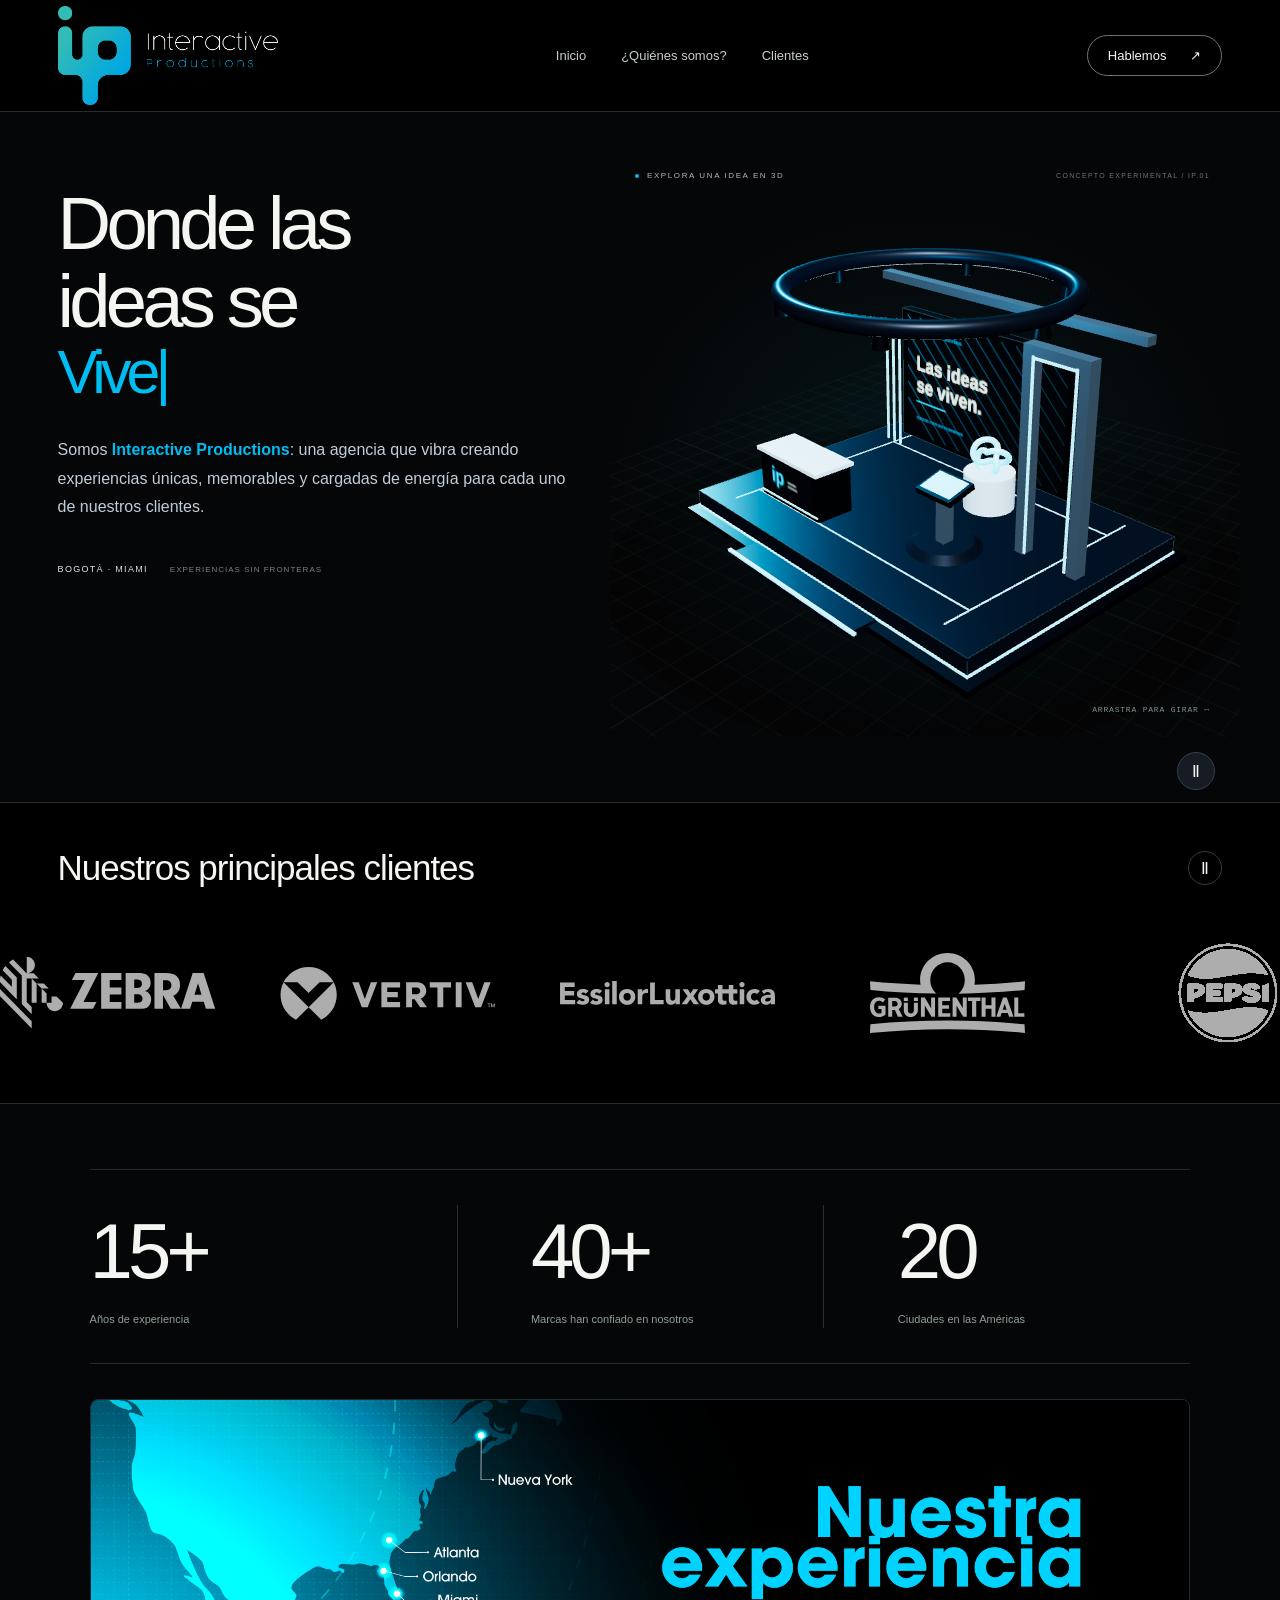
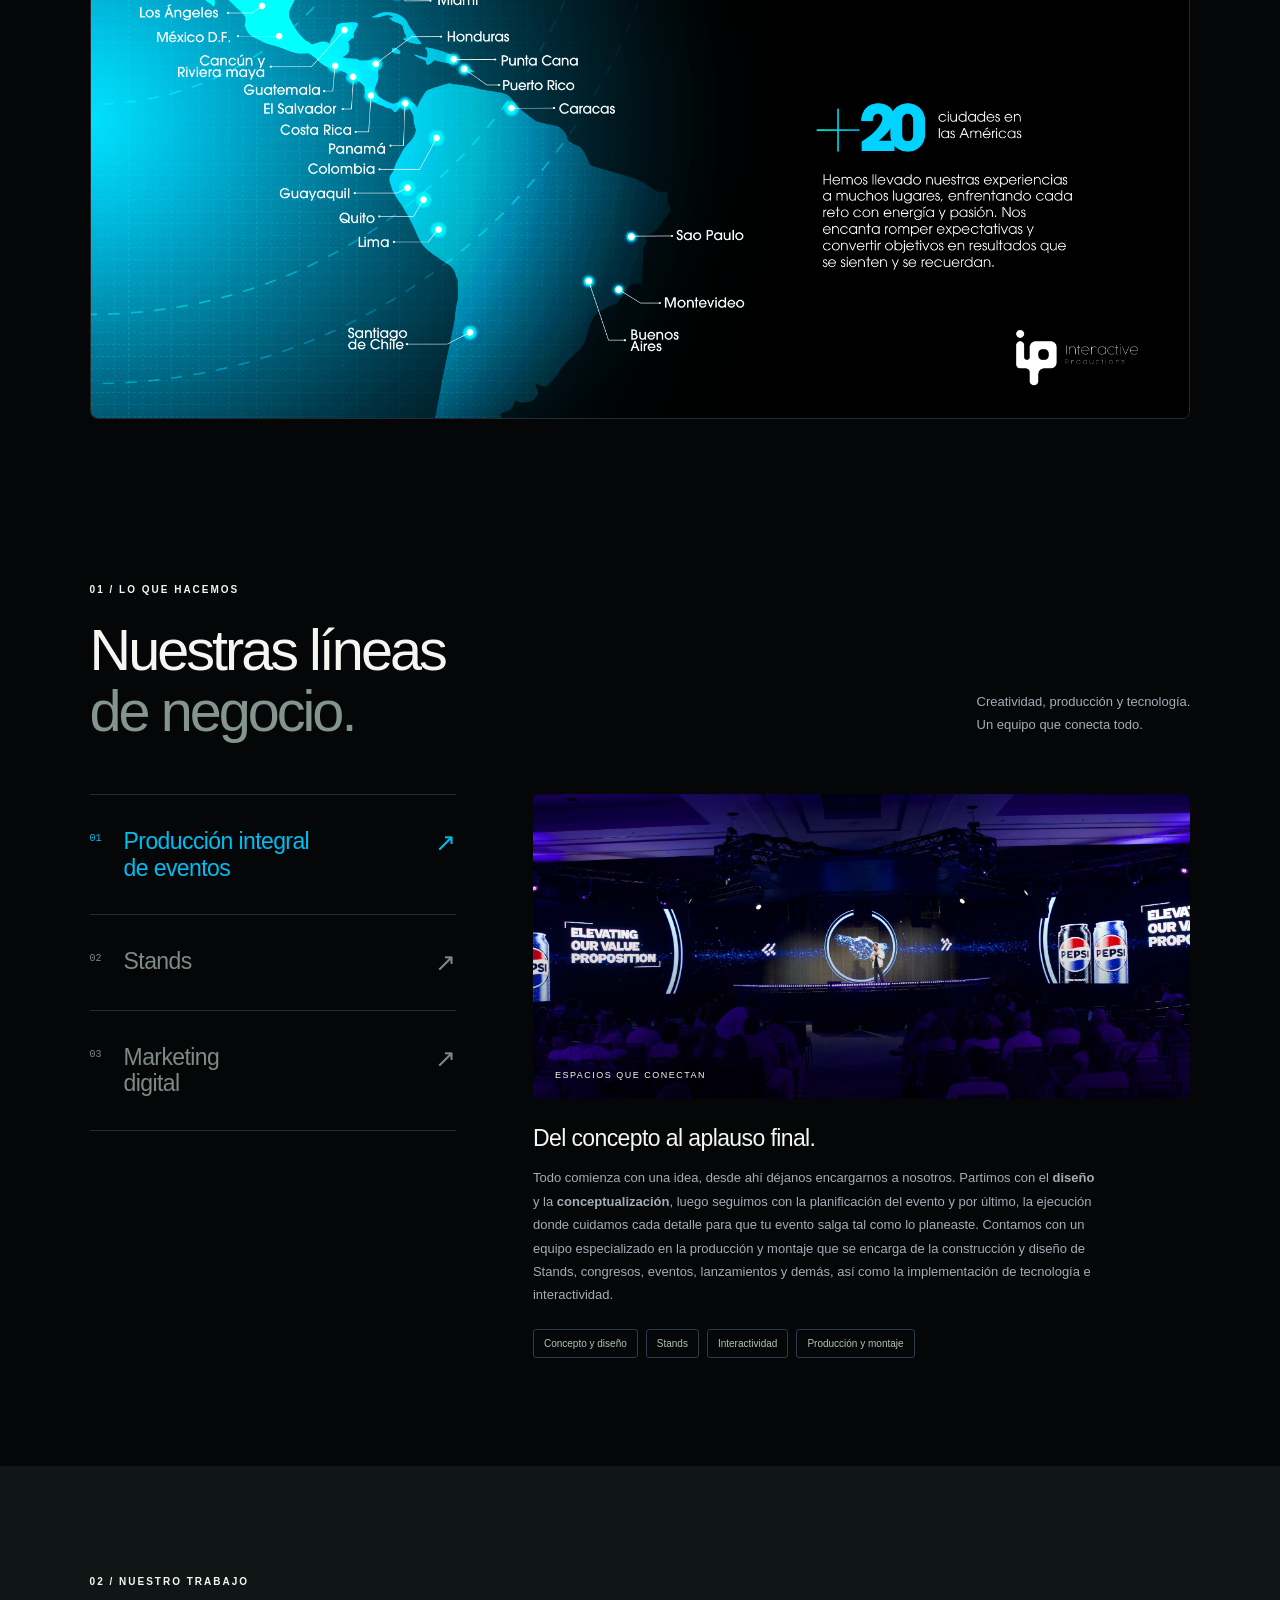
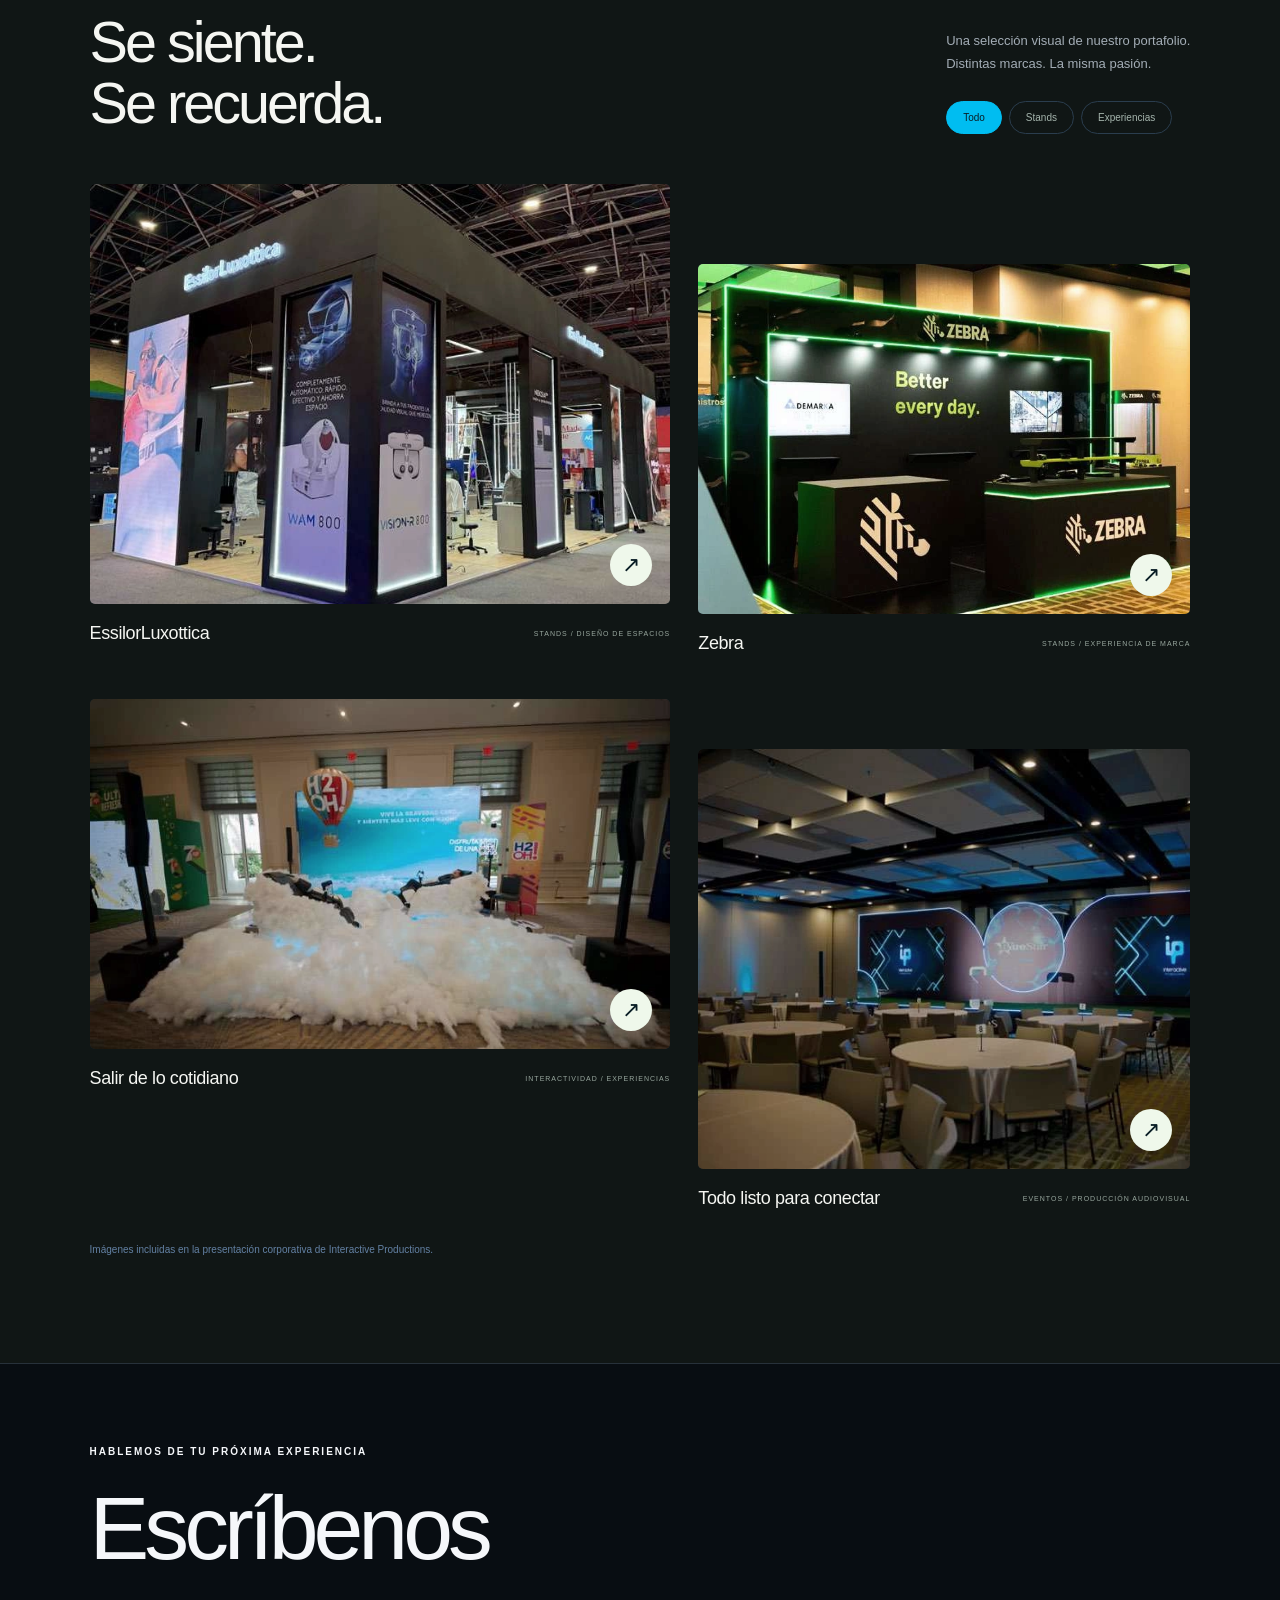
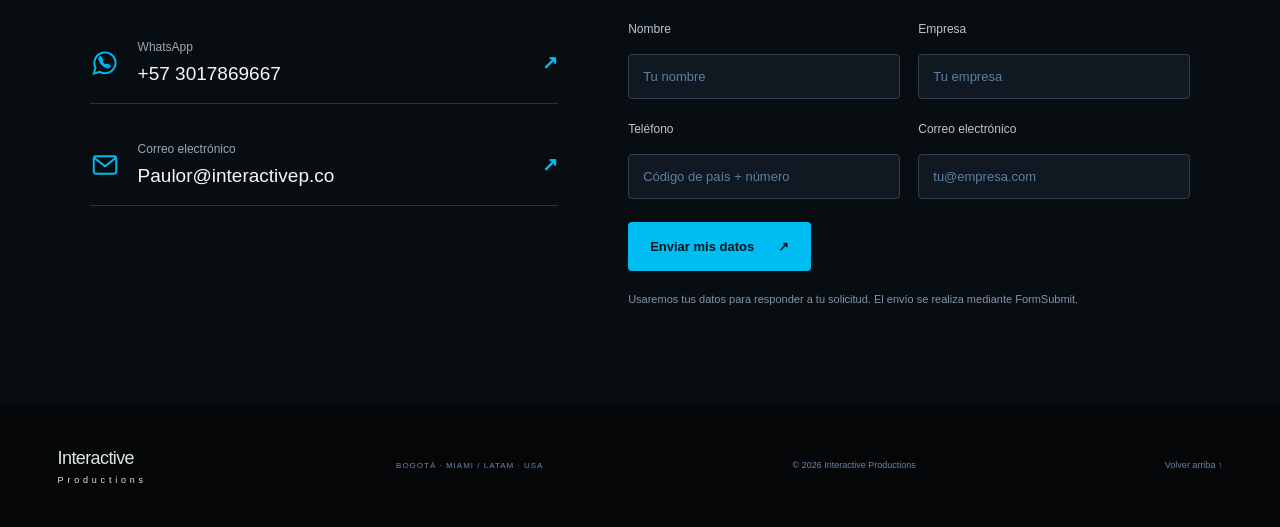
<file: index.html>
<!DOCTYPE html>
<html lang="es">
<head>
<meta charset="utf-8"><meta name="viewport" content="width=device-width,initial-scale=1">
<meta name="theme-color" content="#080c0d"><meta name="description" content="Interactive Productions. Transformamos ideas en experiencias de marca: eventos, stands, interactividad y marketing digital.">
<title>Interactive Productions — Las ideas se viven</title>
<link rel="icon" href="data:image/svg+xml,%3Csvg xmlns='http://www.w3.org/2000/svg' viewBox='0 0 60 60'%3E%3Crect width='60' height='60' rx='16' fill='%23080c0d'/%3E%3Ctext x='10' y='43' fill='%233de7d1' font-family='Arial' font-size='38' font-weight='bold'%3Eip%3C/text%3E%3C/svg%3E">
<link rel="stylesheet" href="style.css">
</head>
<body>
<a class="skip" href="#servicios">Ir al contenido</a>
<header class="header"><a class="brand" href="index.html#inicio" aria-label="Interactive Productions, inicio"><img src="assets/interactive-logo.png" alt="Interactive Productions" width="220" height="100"></a><nav aria-label="Principal"><a href="index.html#inicio">Inicio</a><a href="nosotros.html">¿Quiénes somos?</a><a href="clientes.html">Clientes</a></nav><a class="small-cta" href="#contacto">Hablemos <span>↗</span></a><button class="menu-toggle" aria-label="Abrir menú" aria-expanded="false">☰</button></header>
<main>
<section class="hero" id="inicio">
<div class="hero-copy"><h1 class="typing-headline" aria-label="Donde las ideas se construyen, viven y hacen realidad">Donde las<br>ideas se<br><em class="typing-line" aria-hidden="true"><span id="headline-word">Construyen</span><span class="typing-cursor">|</span></em></h1><p class="hero-description">Somos <strong>Interactive Productions</strong>: una agencia que vibra creando experiencias únicas, memorables y cargadas de energía para cada uno de nuestros clientes.</p><div class="hero-location">BOGOTÁ · MIAMI <span>EXPERIENCIAS SIN FRONTERAS</span></div></div>
<div class="scene-wrap" id="experiencia"><div class="scene-glow"></div><div id="scene" role="img" aria-label="Stand conceptual tridimensional de Interactive Productions. Arrastra para girarlo."><div class="scene-fallback"><span>Una idea. Infinitas posibilidades.</span></div></div><span class="scene-label"><i></i> EXPLORA UNA IDEA EN 3D</span><div class="scene-topnote">CONCEPTO EXPERIMENTAL / IP.01</div><div class="scene-caption"><span>ARRASTRA PARA GIRAR ↔</span></div><div class="scene-controls"><button id="pause" aria-pressed="false" aria-label="Pausar movimiento">Ⅱ</button></div></div>

</section>
<section class="trust" id="confianza"><div class="trust-heading"><h2>Nuestros principales clientes</h2><button id="pause-logos" aria-pressed="false" aria-label="Pausar carrusel">Ⅱ</button></div><div class="logo-marquee"><div class="logo-track"><div class="logo-group"><a class="client-logo zebra" href="clientes.html#zebra" aria-label="Zebra Technologies"><img src="assets/logos/zebra.svg" alt="Zebra Technologies" loading="lazy"></a><a class="client-logo vertiv" href="clientes.html#vertiv" aria-label="Vertiv"><img src="assets/logos/vertiv.svg" alt="Vertiv" loading="lazy"></a><a class="client-logo essilorluxottica" href="clientes.html#essilorluxottica" aria-label="EssilorLuxottica"><img src="assets/logos/essilorluxottica.svg" alt="EssilorLuxottica" loading="lazy"></a><a class="client-logo grunenthal" href="clientes.html#grunenthal" aria-label="Grünenthal"><img src="assets/logos/grunenthal.svg" alt="Grünenthal" loading="lazy"></a><a class="client-logo pepsi" href="clientes.html#pepsi" aria-label="Pepsi"><img src="assets/logos/pepsi.svg" alt="Pepsi" loading="lazy"></a><a class="client-logo bluestar" href="clientes.html#bluestar" aria-label="BlueStar"><img src="assets/logos/bluestar.png" alt="BlueStar" loading="lazy"></a><a class="client-logo semana" href="clientes.html#semana" aria-label="Semana"><img src="assets/logos/semana.png" alt="Semana" loading="lazy"></a><a class="client-logo audi" href="clientes.html#audi" aria-label="Audi"><img src="assets/logos/audi.svg" alt="Audi" loading="lazy"></a><a class="client-logo gilead" href="clientes.html#gilead" aria-label="Gilead"><img src="assets/logos/gilead.svg" alt="Gilead" loading="lazy"></a></div><div class="logo-group" aria-hidden="true"><a class="client-logo zebra" href="clientes.html#zebra" aria-label="Zebra Technologies"><img src="assets/logos/zebra.svg" alt="Zebra Technologies" loading="lazy"></a><a class="client-logo vertiv" href="clientes.html#vertiv" aria-label="Vertiv"><img src="assets/logos/vertiv.svg" alt="Vertiv" loading="lazy"></a><a class="client-logo essilorluxottica" href="clientes.html#essilorluxottica" aria-label="EssilorLuxottica"><img src="assets/logos/essilorluxottica.svg" alt="EssilorLuxottica" loading="lazy"></a><a class="client-logo grunenthal" href="clientes.html#grunenthal" aria-label="Grünenthal"><img src="assets/logos/grunenthal.svg" alt="Grünenthal" loading="lazy"></a><a class="client-logo pepsi" href="clientes.html#pepsi" aria-label="Pepsi"><img src="assets/logos/pepsi.svg" alt="Pepsi" loading="lazy"></a><a class="client-logo bluestar" href="clientes.html#bluestar" aria-label="BlueStar"><img src="assets/logos/bluestar.png" alt="BlueStar" loading="lazy"></a><a class="client-logo semana" href="clientes.html#semana" aria-label="Semana"><img src="assets/logos/semana.png" alt="Semana" loading="lazy"></a><a class="client-logo audi" href="clientes.html#audi" aria-label="Audi"><img src="assets/logos/audi.svg" alt="Audi" loading="lazy"></a><a class="client-logo gilead" href="clientes.html#gilead" aria-label="Gilead"><img src="assets/logos/gilead.svg" alt="Gilead" loading="lazy"></a></div></div></div></section><section class="reach section" aria-label="Nuestra experiencia"><div class="stats"><div><strong><span data-count="15">15</span>+</strong><p>Años de experiencia</p></div><div><strong><span data-count="40">40</span>+</strong><p>Marcas han confiado en nosotros</p></div><div><strong><span data-count="20">20</span></strong><p>Ciudades en las Américas</p></div></div><img class="coverage-map" src="assets/mapa.png" alt="Mapa original de nuestra experiencia en más de 20 ciudades de las Américas" width="1920" height="1080" loading="lazy"></section>
<section class="services section" id="servicios"><div class="section-heading"><p class="eyebrow">01 / LO QUE HACEMOS</p><h2>Nuestras líneas<br><span>de negocio.</span></h2><p>Creatividad, producción y tecnología.<br>Un equipo que conecta todo.</p></div><div class="service-layout"><div class="service-tabs" role="tablist" aria-label="Servicios"><button id="tab-events" role="tab" aria-controls="service-panel" aria-selected="true" class="selected" data-service="events"><span class="tab-number">01</span><span>Producción integral<br>de eventos</span><span class="tab-arrow">↗</span></button><button id="tab-stands" role="tab" aria-controls="service-panel" aria-selected="false" tabindex="-1" data-service="stands"><span class="tab-number">02</span><span>Stands</span><span class="tab-arrow">↗</span></button><button id="tab-digital" role="tab" aria-controls="service-panel" aria-selected="false" tabindex="-1" data-service="digital"><span class="tab-number">03</span><span>Marketing<br>digital</span><span class="tab-arrow">↗</span></button></div><div class="service-panel" id="service-panel" role="tabpanel" aria-labelledby="tab-events"><div class="service-image"><img id="service-image" src="assets/eventos-pepsi.jpeg" alt="Producción de un evento Pepsi" width="710" height="586" loading="lazy"><span id="service-image-label">ESPACIOS QUE CONECTAN</span></div><div class="service-info"><h3 id="service-title">Del concepto al aplauso final.</h3><p id="service-description">Todo comienza con una idea, desde ahí déjanos encargarnos a nosotros. Partimos con el <strong>diseño</strong> y la <strong>conceptualización</strong>, luego seguimos con la planificación del evento y por último, la ejecución donde cuidamos cada detalle para que tu evento salga tal como lo planeaste. Contamos con un equipo especializado en la producción y montaje que se encarga de la construcción y diseño de Stands, congresos, eventos, lanzamientos y demás, así como la implementación de tecnología e interactividad.</p><div class="tags" id="service-tags"><span>Concepto y diseño</span><span>Stands</span><span>Interactividad</span><span>Producción y montaje</span></div></div></div></div></section>
<section class="work section" id="proyectos"><div class="work-heading"><div><p class="eyebrow">02 / NUESTRO TRABAJO</p><h2>Se siente.<br>Se recuerda.</h2></div><div><p>Una selección visual de nuestro portafolio.<br>Distintas marcas. La misma pasión.</p><div class="filters" role="group" aria-label="Filtrar portafolio"><button class="active" aria-pressed="true" data-filter="all">Todo</button><button aria-pressed="false" data-filter="stands">Stands</button><button aria-pressed="false" data-filter="experiences">Experiencias</button></div></div></div><div class="project-grid">
<button class="project project-wide" data-category="stands" data-project="essilor"><div class="project-image"><img src="assets/stand.webp" alt="Stand de EssilorLuxottica" width="710" height="586" loading="lazy"><span class="project-open">↗</span></div><div class="project-meta"><h3>EssilorLuxottica</h3><span>STANDS / DISEÑO DE ESPACIOS</span></div></button>
<button class="project" data-category="stands" data-project="zebra"><div class="project-image"><img src="assets/zebra.webp" alt="Stand de Zebra con iluminación verde" width="709" height="586" loading="lazy"><span class="project-open">↗</span></div><div class="project-meta"><h3>Zebra</h3><span>STANDS / EXPERIENCIA DE MARCA</span></div></button>
<button class="project" data-category="experiences" data-project="interactive"><div class="project-image"><img src="assets/experience.webp" alt="Experiencia inmersiva con simuladores" width="673" height="449" loading="lazy"><span class="project-open">↗</span></div><div class="project-meta"><h3>Salir de lo cotidiano</h3><span>INTERACTIVIDAD / EXPERIENCIAS</span></div></button>
<button class="project project-wide" data-category="experiences" data-project="stage"><div class="project-image"><img src="assets/stage.webp" alt="Escenario audiovisual de Interactive Productions" width="699" height="465" loading="lazy"><span class="project-open">↗</span></div><div class="project-meta"><h3>Todo listo para conectar</h3><span>EVENTOS / PRODUCCIÓN AUDIOVISUAL</span></div></button>
</div><p class="portfolio-note">Imágenes incluidas en la presentación corporativa de Interactive Productions.</p></section>

<section class="contact section" id="contacto" tabindex="-1"><p class="eyebrow">HABLEMOS DE TU PRÓXIMA EXPERIENCIA</p><h2>Escríbenos</h2><div class="contact-layout"><div class="contact-links"><a href="https://wa.me/573017869667" target="_blank" rel="noopener"><svg viewBox="0 0 24 24" fill="none" stroke="currentColor" stroke-width="1.5" aria-hidden="true"><path d="M20.5 11.6a8.5 8.5 0 0 1-12.6 7.5L3 20.5l1.4-4.7A8.5 8.5 0 1 1 20.5 11.6Z"/><path d="M8.3 7.2c-.7.3-1 1.2-.6 2.3 1 3 3 5 6 6 .9.3 2-.2 2.2-1l-2.1-1.3-1.1 1c-1.7-.7-3-2-3.6-3.6l.8-1-1.6-2.4Z"/></svg><span><small>WhatsApp</small>+57 3017869667</span><b>↗</b></a><a href="mailto:Paulor@interactivep.co"><svg viewBox="0 0 24 24" fill="none" stroke="currentColor" stroke-width="1.5" aria-hidden="true"><rect x="3" y="5" width="18" height="14" rx="2"/><path d="m3 6 9 7 9-7"/></svg><span><small>Correo electrónico</small>Paulor@interactivep.co</span><b>↗</b></a></div><form id="contact-form" action="https://formsubmit.co/paulor@interactivep.co" method="POST"><input type="hidden" name="_subject" value="Nueva solicitud — Interactive Productions"><input type="hidden" name="_template" value="table"><div class="form-row"><label>Nombre<input name="Nombre" autocomplete="name" required maxlength="100" placeholder="Tu nombre"></label><label>Empresa<input name="Empresa" autocomplete="organization" required maxlength="120" placeholder="Tu empresa"></label></div><div class="form-row"><label>Teléfono<input type="tel" name="Telefono" autocomplete="tel" required maxlength="30" placeholder="Código de país + número"></label><label>Correo electrónico<input type="email" name="email" autocomplete="email" required maxlength="254" placeholder="tu@empresa.com"></label></div><button class="button primary" type="submit">Enviar mis datos <span>↗</span></button><p class="form-note">Usaremos tus datos para responder a tu solicitud. El envío se realiza mediante FormSubmit.</p><p id="form-status" role="status" aria-live="polite"></p></form></div></section>
</main><footer><a href="index.html#inicio" class="footer-brand">Interactive <span>Productions</span></a><span>BOGOTÁ · MIAMI / LATAM · USA</span><p>© <span id="year">2026</span> Interactive Productions</p><a href="index.html#inicio">Volver arriba ↑</a></footer>

<dialog id="project-dialog" class="project-dialog"><button class="dialog-close" aria-label="Cerrar proyecto">×</button><img id="detail-image" alt=""><div class="project-detail"><p class="eyebrow" id="detail-category"></p><h2 id="detail-title"></h2><p id="detail-description"></p><button class="button primary" id="similar-project">Quiero crear una experiencia <span>↗</span></button></div></dialog>
<script type="module" src="app.js"></script>
</body></html>
</file>
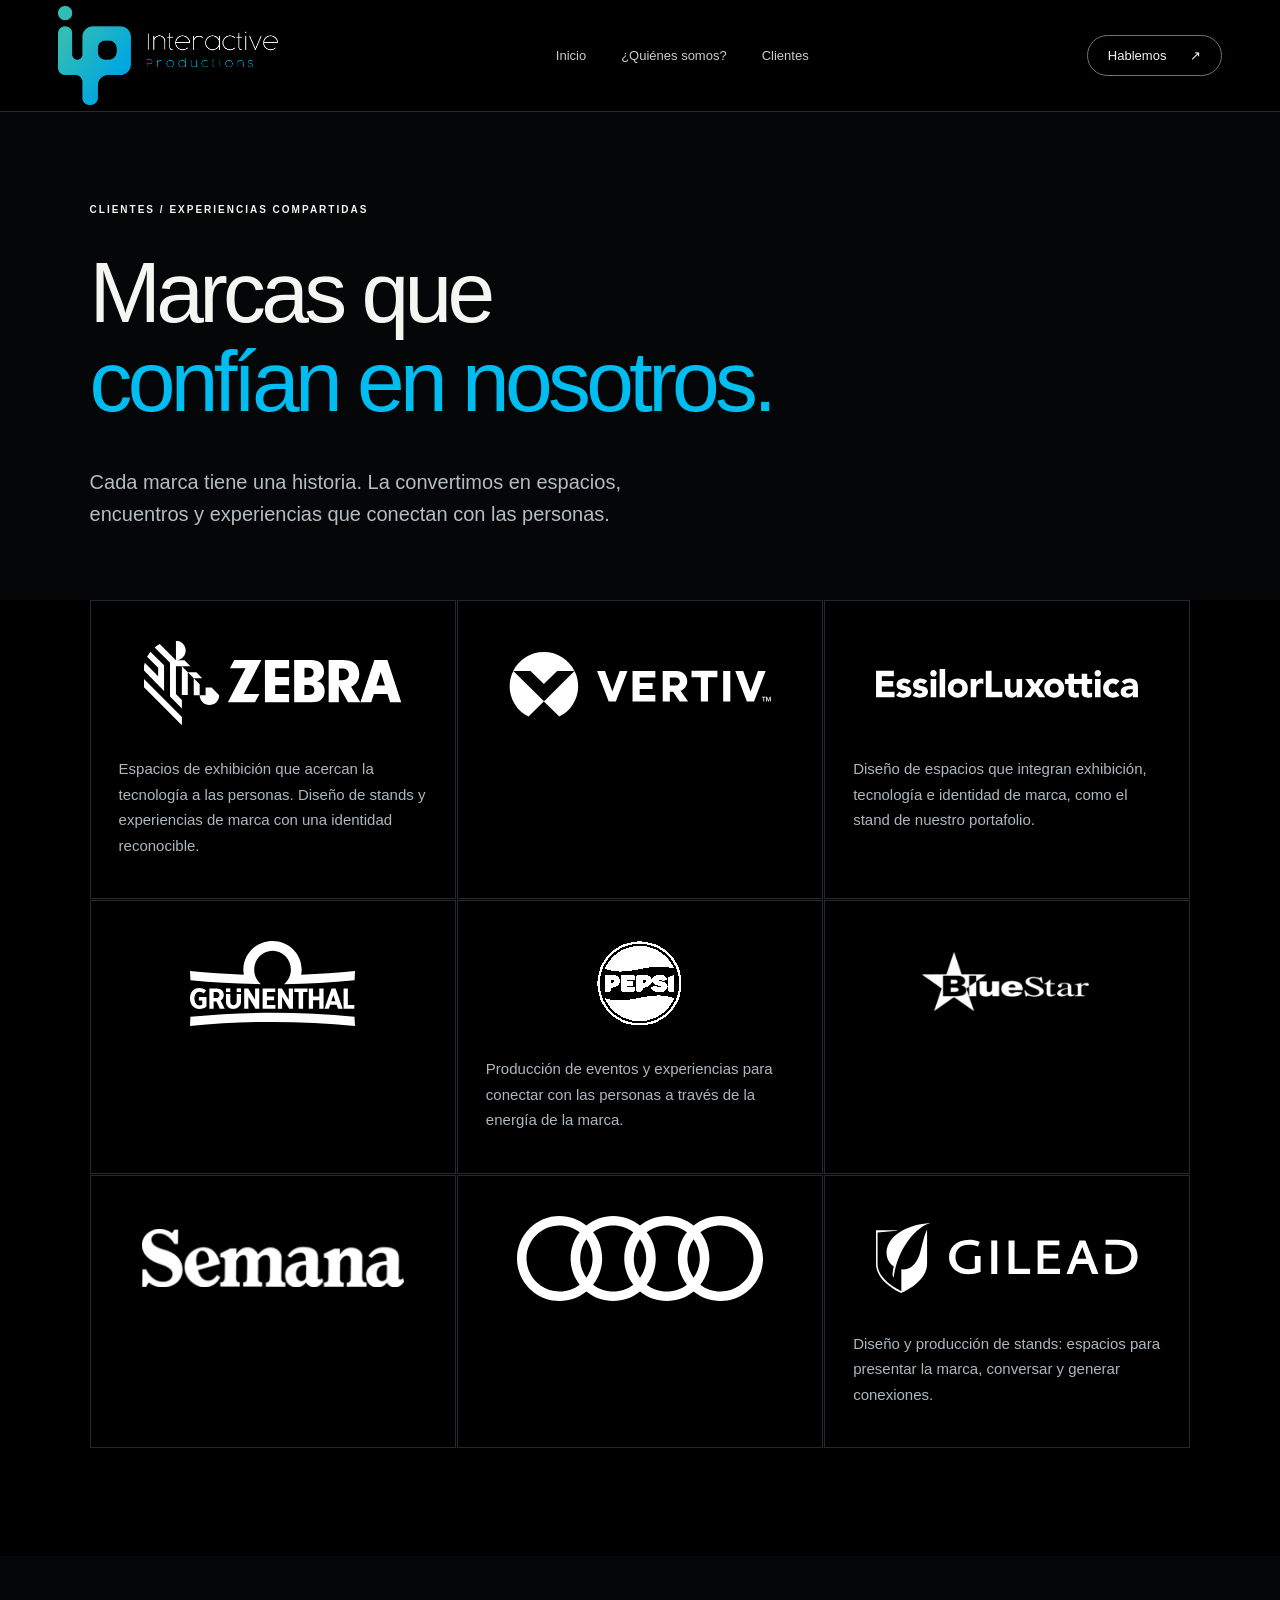
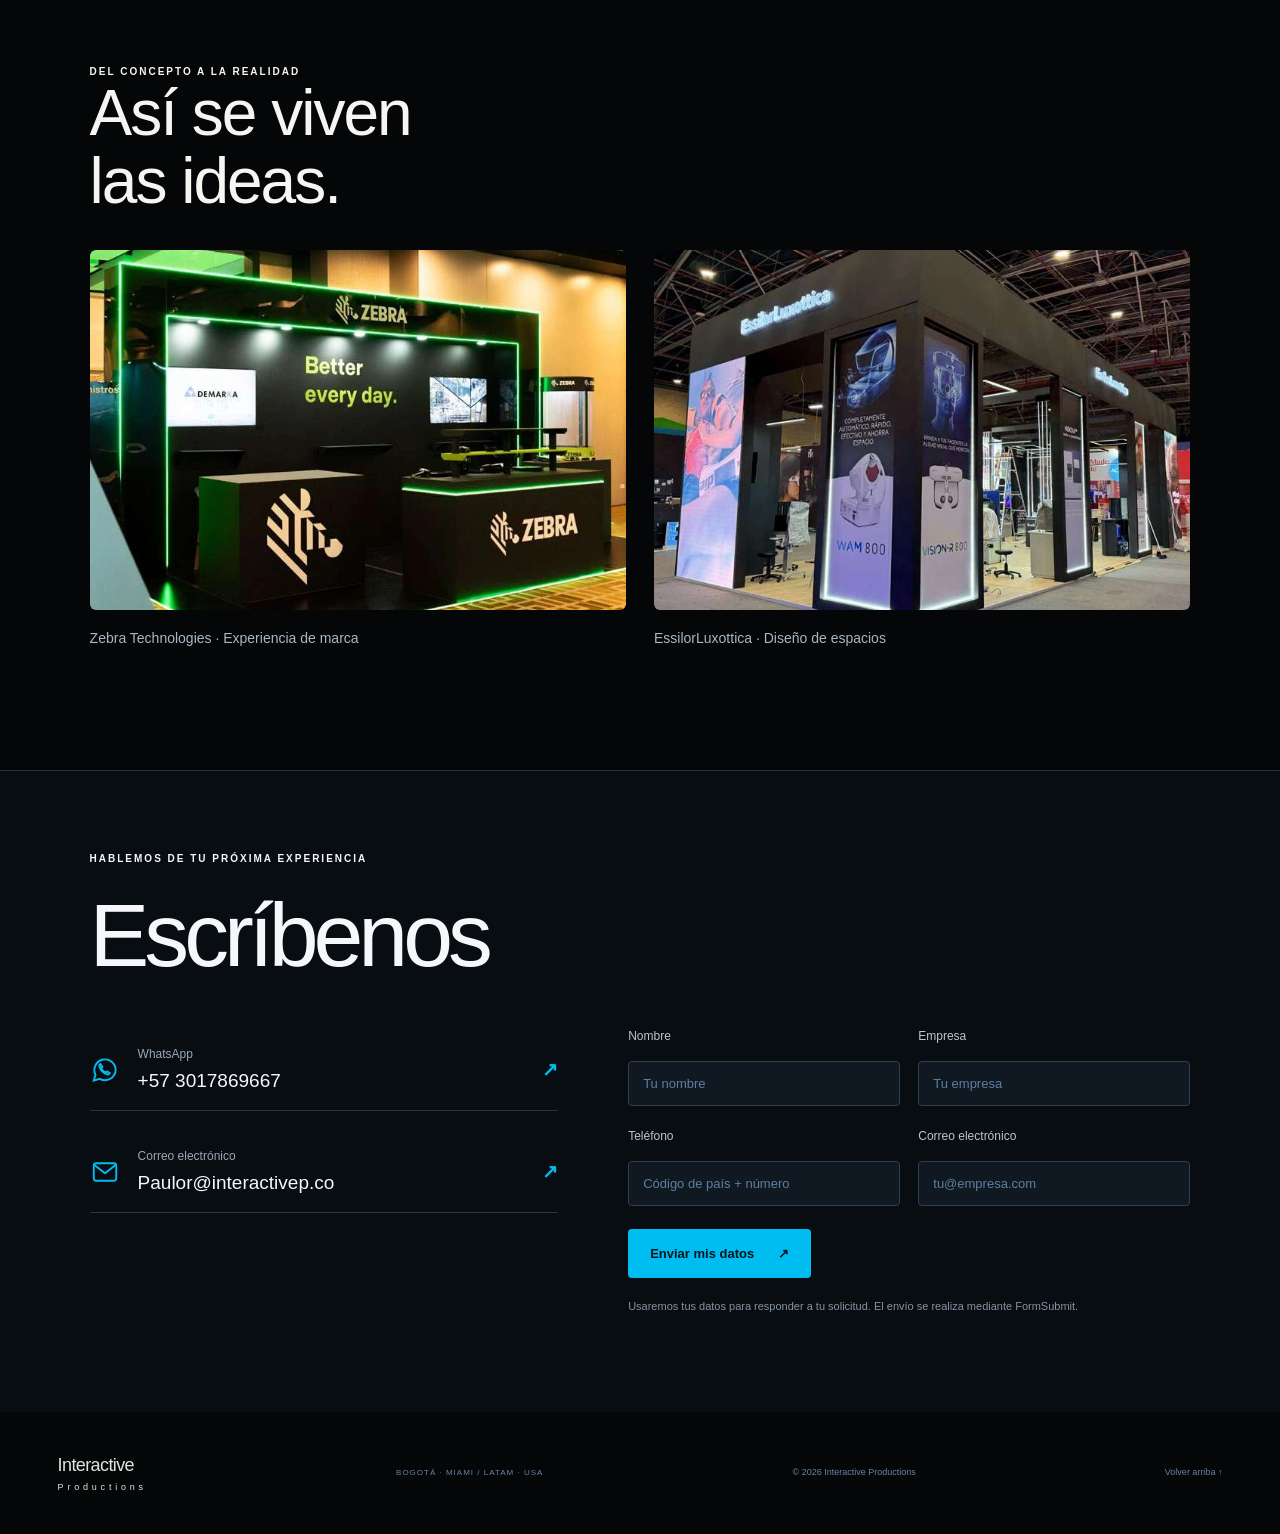
<file: clientes.html>
<!DOCTYPE html>
<html lang="es">
<head>
<meta charset="utf-8"><meta name="viewport" content="width=device-width,initial-scale=1">
<meta name="theme-color" content="#080c0d"><meta name="description" content="Interactive Productions. Transformamos ideas en experiencias de marca: eventos, stands, interactividad y marketing digital.">
<title>Clientes — Interactive Productions</title>
<link rel="icon" href="data:image/svg+xml,%3Csvg xmlns='http://www.w3.org/2000/svg' viewBox='0 0 60 60'%3E%3Crect width='60' height='60' rx='16' fill='%23080c0d'/%3E%3Ctext x='10' y='43' fill='%233de7d1' font-family='Arial' font-size='38' font-weight='bold'%3Eip%3C/text%3E%3C/svg%3E">
<link rel="stylesheet" href="style.css">
</head>
<body>
<a class="skip" href="#contenido">Ir al contenido</a>
<header class="header"><a class="brand" href="index.html#inicio" aria-label="Interactive Productions, inicio"><img src="assets/interactive-logo.png" alt="Interactive Productions" width="220" height="100"></a><nav aria-label="Principal"><a href="index.html#inicio">Inicio</a><a href="nosotros.html">¿Quiénes somos?</a><a href="clientes.html">Clientes</a></nav><a class="small-cta" href="#contacto">Hablemos <span>↗</span></a><button class="menu-toggle" aria-label="Abrir menú" aria-expanded="false">☰</button></header>
<main id="contenido"><section class="page-hero section"><p class="eyebrow">CLIENTES / EXPERIENCIAS COMPARTIDAS</p><h1>Marcas que<br><span>confían en nosotros.</span></h1><p class="page-intro">Cada marca tiene una historia. La convertimos en espacios, encuentros y experiencias que conectan con las personas.</p></section><section class="client-grid section" aria-label="Nuestros clientes"><article id="zebra" class="client-card"><img src="assets/logos/zebra.svg" alt="Zebra Technologies" loading="lazy"><p>Espacios de exhibición que acercan la tecnología a las personas. Diseño de stands y experiencias de marca con una identidad reconocible.</p></article><article id="vertiv" class="client-card"><img src="assets/logos/vertiv.svg" alt="Vertiv" loading="lazy"></article><article id="essilorluxottica" class="client-card"><img src="assets/logos/essilorluxottica.svg" alt="EssilorLuxottica" loading="lazy"><p>Diseño de espacios que integran exhibición, tecnología e identidad de marca, como el stand de nuestro portafolio.</p></article><article id="grunenthal" class="client-card"><img src="assets/logos/grunenthal.svg" alt="Grünenthal" loading="lazy"></article><article id="pepsi" class="client-card"><img src="assets/logos/pepsi.svg" alt="Pepsi" loading="lazy"><p>Producción de eventos y experiencias para conectar con las personas a través de la energía de la marca.</p></article><article id="bluestar" class="client-card"><img src="assets/logos/bluestar.png" alt="BlueStar" loading="lazy"></article><article id="semana" class="client-card"><img src="assets/logos/semana.png" alt="Semana" loading="lazy"></article><article id="audi" class="client-card"><img src="assets/logos/audi.svg" alt="Audi" loading="lazy"></article><article id="gilead" class="client-card"><img src="assets/logos/gilead.svg" alt="Gilead" loading="lazy"><p>Diseño y producción de stands: espacios para presentar la marca, conversar y generar conexiones.</p></article></section><section class="client-work section"><p class="eyebrow">DEL CONCEPTO A LA REALIDAD</p><h2>Así se viven<br>las ideas.</h2><div class="case-grid"><figure><img src="assets/zebra.webp" alt="Stand de Zebra Technologies" loading="lazy"><figcaption>Zebra Technologies · Experiencia de marca</figcaption></figure><figure><img src="assets/stand.webp" alt="Stand de EssilorLuxottica" loading="lazy"><figcaption>EssilorLuxottica · Diseño de espacios</figcaption></figure></div></section><section class="contact section" id="contacto"><p class="eyebrow">HABLEMOS DE TU PRÓXIMA EXPERIENCIA</p><h2>Escríbenos</h2><div class="contact-layout"><div class="contact-links"><a href="https://wa.me/573017869667" target="_blank" rel="noopener"><svg viewBox="0 0 24 24" fill="none" stroke="currentColor" stroke-width="1.5" aria-hidden="true"><path d="M20.5 11.6a8.5 8.5 0 0 1-12.6 7.5L3 20.5l1.4-4.7A8.5 8.5 0 1 1 20.5 11.6Z"/><path d="M8.3 7.2c-.7.3-1 1.2-.6 2.3 1 3 3 5 6 6 .9.3 2-.2 2.2-1l-2.1-1.3-1.1 1c-1.7-.7-3-2-3.6-3.6l.8-1-1.6-2.4Z"/></svg><span><small>WhatsApp</small>+57 3017869667</span><b>↗</b></a><a href="mailto:Paulor@interactivep.co"><svg viewBox="0 0 24 24" fill="none" stroke="currentColor" stroke-width="1.5" aria-hidden="true"><rect x="3" y="5" width="18" height="14" rx="2"/><path d="m3 6 9 7 9-7"/></svg><span><small>Correo electrónico</small>Paulor@interactivep.co</span><b>↗</b></a></div><form id="contact-form" action="https://formsubmit.co/paulor@interactivep.co" method="POST"><input type="hidden" name="_subject" value="Nueva solicitud — Interactive Productions"><input type="hidden" name="_template" value="table"><div class="form-row"><label>Nombre<input name="Nombre" autocomplete="name" required maxlength="100" placeholder="Tu nombre"></label><label>Empresa<input name="Empresa" autocomplete="organization" required maxlength="120" placeholder="Tu empresa"></label></div><div class="form-row"><label>Teléfono<input type="tel" name="Telefono" autocomplete="tel" required maxlength="30" placeholder="Código de país + número"></label><label>Correo electrónico<input type="email" name="email" autocomplete="email" required maxlength="254" placeholder="tu@empresa.com"></label></div><button class="button primary" type="submit">Enviar mis datos <span>↗</span></button><p class="form-note">Usaremos tus datos para responder a tu solicitud. El envío se realiza mediante FormSubmit.</p><p id="form-status" role="status" aria-live="polite"></p></form></div></section></main><footer><a href="index.html#inicio" class="footer-brand">Interactive <span>Productions</span></a><span>BOGOTÁ · MIAMI / LATAM · USA</span><p>© <span id="year">2026</span> Interactive Productions</p><a href="index.html#inicio">Volver arriba ↑</a></footer>

<script type="module" src="app.js"></script></body></html>
</file>
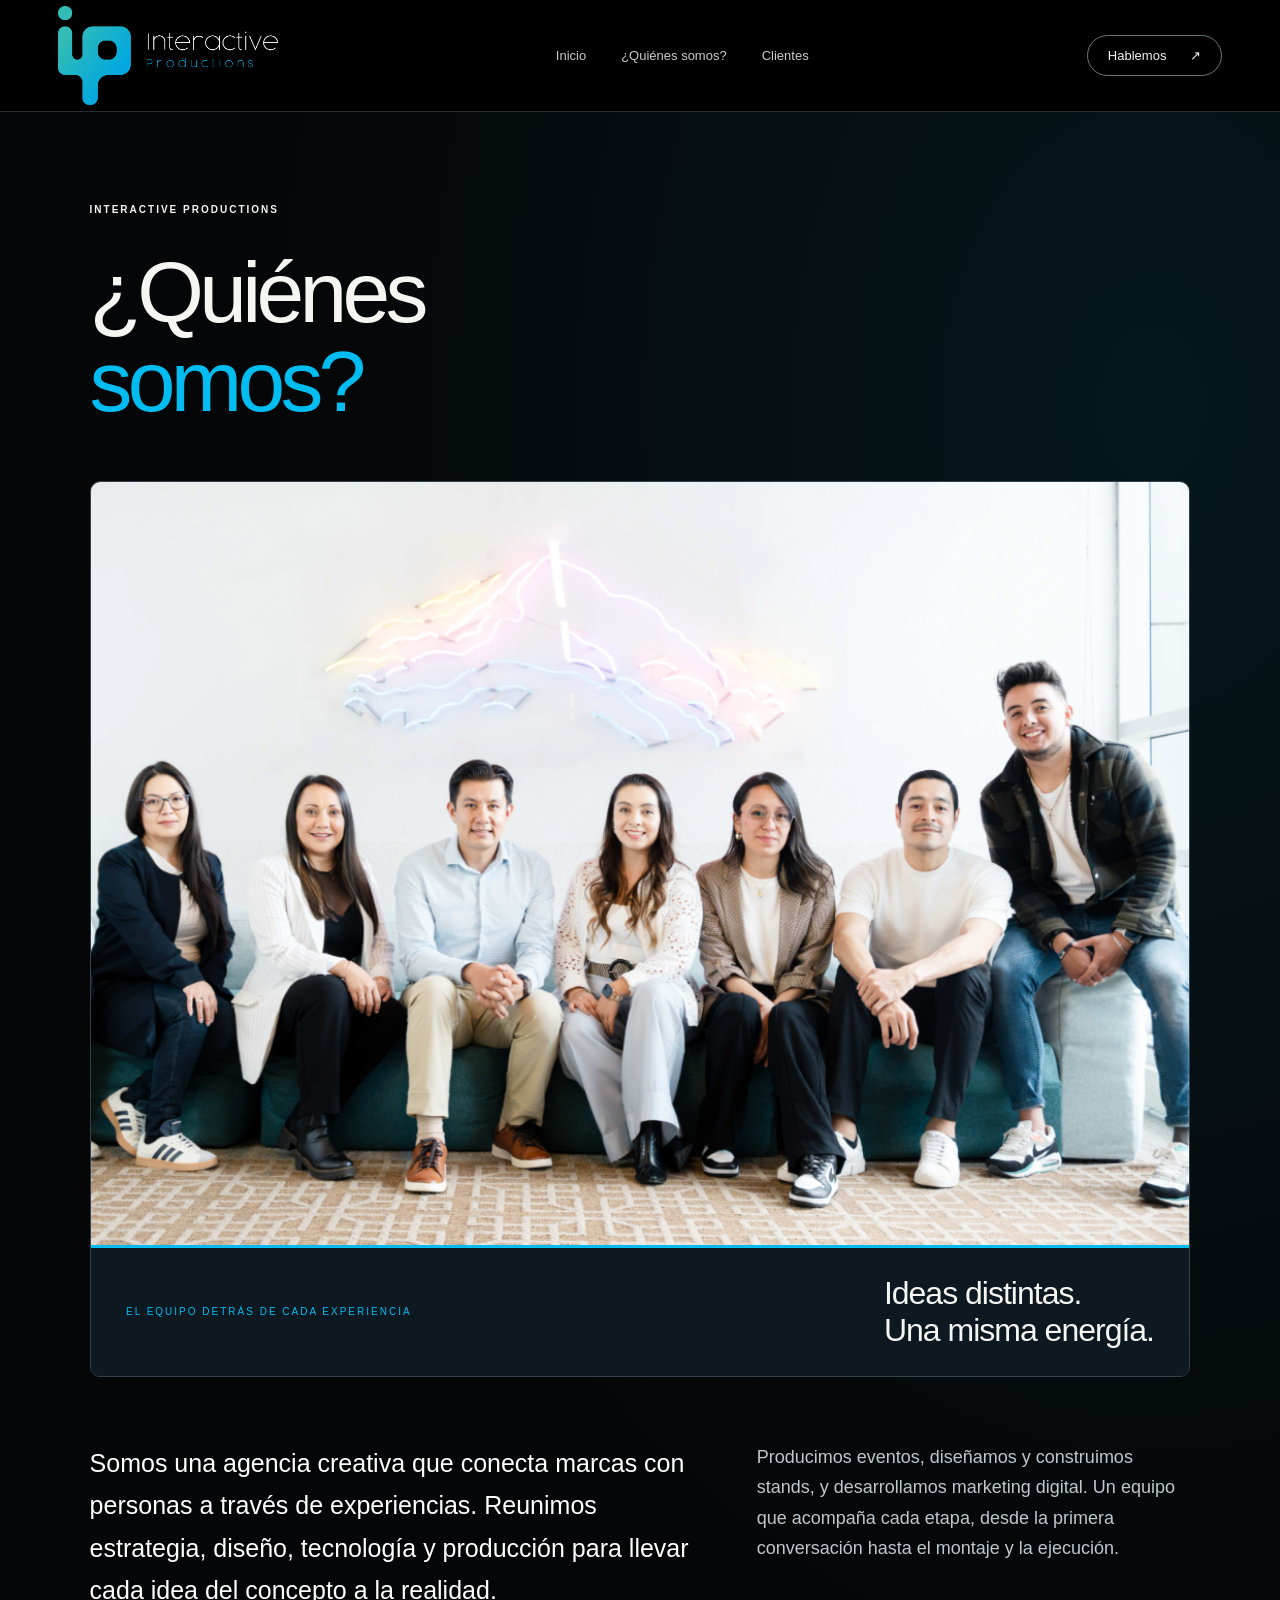
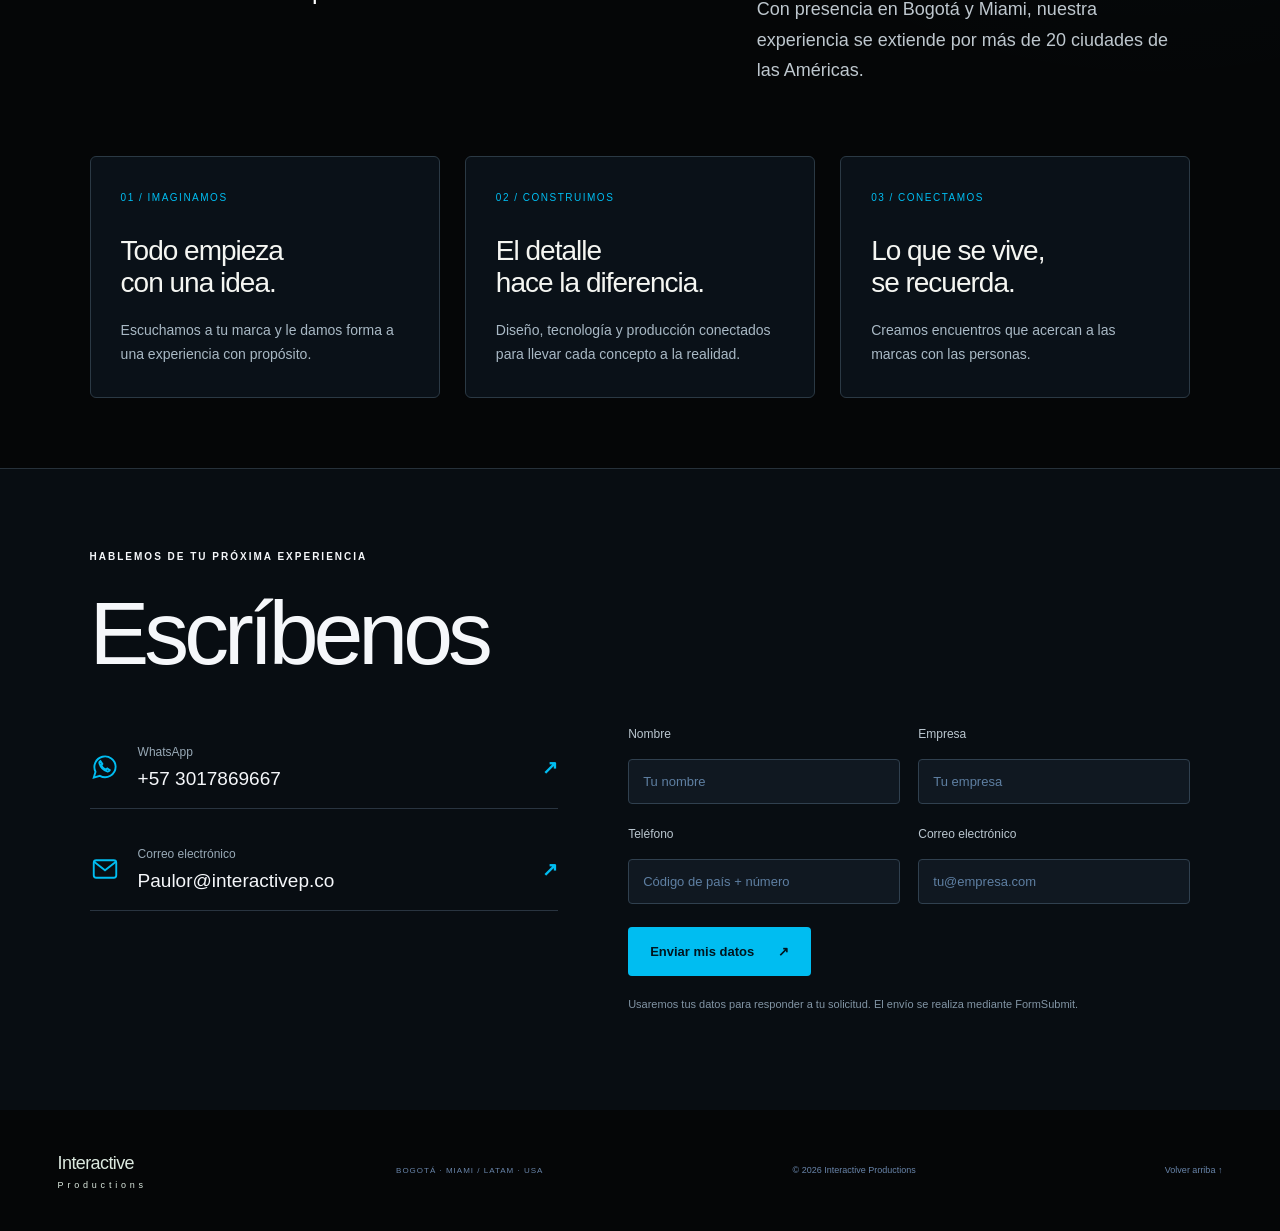
<file: nosotros.html>
<!DOCTYPE html>
<html lang="es">
<head>
<meta charset="utf-8"><meta name="viewport" content="width=device-width,initial-scale=1">
<meta name="theme-color" content="#080c0d"><meta name="description" content="Interactive Productions. Transformamos ideas en experiencias de marca: eventos, stands, interactividad y marketing digital.">
<title>Quiénes somos — Interactive Productions</title>
<link rel="icon" href="data:image/svg+xml,%3Csvg xmlns='http://www.w3.org/2000/svg' viewBox='0 0 60 60'%3E%3Crect width='60' height='60' rx='16' fill='%23080c0d'/%3E%3Ctext x='10' y='43' fill='%233de7d1' font-family='Arial' font-size='38' font-weight='bold'%3Eip%3C/text%3E%3C/svg%3E">
<link rel="stylesheet" href="style.css">
</head>
<body>
<a class="skip" href="#contenido">Ir al contenido</a>
<header class="header"><a class="brand" href="index.html#inicio" aria-label="Interactive Productions, inicio"><img src="assets/interactive-logo.png" alt="Interactive Productions" width="220" height="100"></a><nav aria-label="Principal"><a href="index.html#inicio">Inicio</a><a href="nosotros.html">¿Quiénes somos?</a><a href="clientes.html">Clientes</a></nav><a class="small-cta" href="#contacto">Hablemos <span>↗</span></a><button class="menu-toggle" aria-label="Abrir menú" aria-expanded="false">☰</button></header>
<main id="contenido"><section class="page-hero section company-hero"><p class="eyebrow">INTERACTIVE PRODUCTIONS</p><h1>¿Quiénes<br><span>somos?</span></h1><div class="team-feature"><img src="assets/equipo.png" alt="El equipo de Interactive Productions" width="1064" height="739"><div class="team-caption"><span>EL EQUIPO DETRÁS DE CADA EXPERIENCIA</span><strong>Ideas distintas.<br>Una misma energía.</strong></div></div><div class="company-copy"><p>Somos una agencia creativa que conecta marcas con personas a través de experiencias. Reunimos estrategia, diseño, tecnología y producción para llevar cada idea del concepto a la realidad.</p><p>Producimos eventos, diseñamos y construimos stands, y desarrollamos marketing digital. Un equipo que acompaña cada etapa, desde la primera conversación hasta el montaje y la ejecución.</p><p>Con presencia en Bogotá y Miami, nuestra experiencia se extiende por más de 20 ciudades de las Américas.</p></div><div class="company-pillars"><article><span>01 / IMAGINAMOS</span><h2>Todo empieza<br>con una idea.</h2><p>Escuchamos a tu marca y le damos forma a una experiencia con propósito.</p></article><article><span>02 / CONSTRUIMOS</span><h2>El detalle<br>hace la diferencia.</h2><p>Diseño, tecnología y producción conectados para llevar cada concepto a la realidad.</p></article><article><span>03 / CONECTAMOS</span><h2>Lo que se vive,<br>se recuerda.</h2><p>Creamos encuentros que acercan a las marcas con las personas.</p></article></div></section><section class="contact section" id="contacto"><p class="eyebrow">HABLEMOS DE TU PRÓXIMA EXPERIENCIA</p><h2>Escríbenos</h2><div class="contact-layout"><div class="contact-links"><a href="https://wa.me/573017869667" target="_blank" rel="noopener"><svg viewBox="0 0 24 24" fill="none" stroke="currentColor" stroke-width="1.5" aria-hidden="true"><path d="M20.5 11.6a8.5 8.5 0 0 1-12.6 7.5L3 20.5l1.4-4.7A8.5 8.5 0 1 1 20.5 11.6Z"/><path d="M8.3 7.2c-.7.3-1 1.2-.6 2.3 1 3 3 5 6 6 .9.3 2-.2 2.2-1l-2.1-1.3-1.1 1c-1.7-.7-3-2-3.6-3.6l.8-1-1.6-2.4Z"/></svg><span><small>WhatsApp</small>+57 3017869667</span><b>↗</b></a><a href="mailto:Paulor@interactivep.co"><svg viewBox="0 0 24 24" fill="none" stroke="currentColor" stroke-width="1.5" aria-hidden="true"><rect x="3" y="5" width="18" height="14" rx="2"/><path d="m3 6 9 7 9-7"/></svg><span><small>Correo electrónico</small>Paulor@interactivep.co</span><b>↗</b></a></div><form id="contact-form" action="https://formsubmit.co/paulor@interactivep.co" method="POST"><input type="hidden" name="_subject" value="Nueva solicitud — Interactive Productions"><input type="hidden" name="_template" value="table"><div class="form-row"><label>Nombre<input name="Nombre" autocomplete="name" required maxlength="100" placeholder="Tu nombre"></label><label>Empresa<input name="Empresa" autocomplete="organization" required maxlength="120" placeholder="Tu empresa"></label></div><div class="form-row"><label>Teléfono<input type="tel" name="Telefono" autocomplete="tel" required maxlength="30" placeholder="Código de país + número"></label><label>Correo electrónico<input type="email" name="email" autocomplete="email" required maxlength="254" placeholder="tu@empresa.com"></label></div><button class="button primary" type="submit">Enviar mis datos <span>↗</span></button><p class="form-note">Usaremos tus datos para responder a tu solicitud. El envío se realiza mediante FormSubmit.</p><p id="form-status" role="status" aria-live="polite"></p></form></div></section></main><footer><a href="index.html#inicio" class="footer-brand">Interactive <span>Productions</span></a><span>BOGOTÁ · MIAMI / LATAM · USA</span><p>© <span id="year">2026</span> Interactive Productions</p><a href="index.html#inicio">Volver arriba ↑</a></footer>

<script type="module" src="app.js"></script></body></html>
</file>
<file: style.css>
:root{--bg:#080c0d;--panel:#101718;--line:#273032;--text:#f5f6f2;--muted:#a1adaa;--mint:#00BDF1;--cyan:#00BDF1}*{box-sizing:border-box}html{scroll-behavior:smooth;scroll-padding-top:100px}body{margin:0;background:var(--bg);color:var(--text);font-family:Arial,Helvetica,sans-serif;-webkit-font-smoothing:antialiased}button,input,select,textarea{font:inherit}button,a{-webkit-tap-highlight-color:transparent}a{color:inherit;text-decoration:none}button{cursor:pointer;color:inherit}button:disabled{cursor:default}button:focus-visible,a:focus-visible{outline:2px solid var(--mint);outline-offset:6px}button{border:0}h1,h2,h3,p{margin:0}button,a{touch-action:manipulation}::selection{background:var(--mint);color:var(--bg)}.skip{position:fixed;top:-80px;left:20px;z-index:100;padding:14px;background:var(--mint);color:var(--bg)}.skip:focus{top:10px}.header{height:100px;margin:0 4.5%;display:flex;align-items:center;justify-content:space-between;border-bottom:1px solid var(--line);position:relative;z-index:10}.brand{width:220px;display:block}.brand img{display:block;width:214px;height:70px;object-fit:cover}.header nav{display:flex;gap:35px;font-size:13px}.header nav a{color:#c6cecb;transition:color .2s}.header nav a:hover{color:var(--mint)}.small-cta{background:transparent;border:1px solid #6a7875;padding:12px 20px;border-radius:30px;display:flex;gap:24px;font-size:13px}.small-cta:hover{background:var(--mint);color:var(--bg);border-color:var(--mint)}.menu-toggle{display:none}.hero{padding:67px 4.5% 0;position:relative;display:grid;grid-template-columns:1fr 1fr;min-height:750px;overflow:hidden}.hero-copy{z-index:2;pointer-events:none}.hero-copy a{pointer-events:auto}.eyebrow{font-size:10px;letter-spacing:2px;font-weight:600;line-height:1.6;display:flex;gap:12px;align-items:center}.dot{height:6px;width:6px;border-radius:50%;background:var(--mint);box-shadow:0 0 14px #00BDF188}.hero h1{font-size:clamp(80px,8.9vw,146px);font-weight:500;letter-spacing:-.075em;line-height:.96;margin:30px 0 27px;position:relative;width:max-content}.hero h1 em{font-style:normal;color:var(--mint)}.headline-dot{position:absolute;color:var(--mint);font-size:38px;top:4px;right:-52px;animation:turn 28s linear infinite}.hero-description{color:#adb8b5;font-size:16px;line-height:1.75}.hero-actions{display:flex;gap:26px;align-items:center;margin-top:28px}.button{border-radius:4px;padding:17px 22px;display:inline-flex;align-items:center;justify-content:center;gap:24px;font-size:13px;font-weight:600;transition:transform .2s,background .2s}.button:hover{transform:translateY(-3px)}.button.primary{background:var(--mint);color:#072028}.button.primary:hover{background:#7be0ff}.text-link{background:none;padding:0;font-size:12px;display:inline-flex;align-items:center;gap:14px;line-height:1.5}.text-link:hover{color:var(--mint)}.hero-location{margin-top:42px;font-size:9px;letter-spacing:1.3px;display:flex;gap:22px;align-items:center;color:#e0e4e2}.hero-location span{color:#788583;font-size:8px;letter-spacing:1px}.scene-wrap{position:relative;min-height:535px;margin:-20px -3% 0 -30px}.scene-glow{position:absolute;inset:5% -5%;background:radial-gradient(ellipse,#00BDF117,transparent 64%);pointer-events:none}#scene{position:absolute;inset:0 0 65px}#scene canvas{display:block;width:100%;height:100%;touch-action:pan-y;cursor:grab}#scene canvas:active{cursor:grabbing}.scene-fallback{position:absolute;inset:60px 20px 30px;display:flex;align-items:center;justify-content:center;flex-direction:column;color:#b8c9c2;font-size:12px;gap:18px}.scene-fallback img{width:90%;height:80%;object-fit:cover;border-radius:12px;opacity:.65}.scene-ready .scene-fallback{display:none}.scene-label{position:absolute;top:21px;left:25px;font-size:8px;letter-spacing:1.6px;display:flex;gap:8px;align-items:center;color:#a7bab3}.scene-label i{width:4px;height:4px;border-radius:50%;background:var(--mint)}.scene-topnote{position:absolute;top:22px;right:30px;color:#657772;font-size:7px;letter-spacing:1.3px}.scene-caption{position:absolute;bottom:88px;left:25px;right:30px;display:flex;justify-content:space-between;color:#7e9690;font-family:monospace;font-size:8px;letter-spacing:.8px;pointer-events:none}.scene-controls{position:absolute;bottom:12px;left:24px;right:25px;display:flex;justify-content:space-between;gap:8px;align-items:center}.view-controls{display:flex;padding:4px;border:1px solid #293734;border-radius:7px;background:#0f1716}.view-controls button{font-size:10px;padding:11px 12px;border-radius:4px;background:none;color:#93a69f;white-space:nowrap}.view-controls button.active{background:#1d3645;color:var(--mint)}.scene-options{display:flex;gap:6px}.scene-options button{background:#0e181f;border:1px solid #293734;border-radius:5px;min-height:38px;padding:0 10px;font-size:9px;color:#c7d8d1}.scene-options button:first-child{display:flex;align-items:center;gap:8px}.color-dot{display:block;width:13px;height:13px;background:var(--mint);border-radius:50%;box-shadow:0 0 10px #00BDF144}.hero-bottom{grid-column:1/-1;display:flex;align-items:center;justify-content:space-between;border-bottom:1px solid var(--line);border-top:1px solid var(--line);margin-top:43px;padding:23px 0;color:#8f9e99;font-size:8px;letter-spacing:1.5px}.hero-bottom a{display:flex;align-items:center;gap:23px}.hero-bottom a span{font-size:18px;color:var(--text)}.trust{padding:43px 4.5%;display:flex;align-items:center;gap:6%;border-bottom:1px solid var(--line)}.trust p{font-size:11px;line-height:1.6;color:#899792;min-width:125px}.trust p strong{color:#d0d9d5;font-weight:400}.client-names{flex:1;display:flex;align-items:center;justify-content:space-between;gap:25px;color:#d7dfdb}.zebra-word{font-size:22px;font-weight:800;letter-spacing:1px}.essilor-word{font-family:Georgia,serif;font-size:21px;letter-spacing:-1px}.pepsi-word{font-size:28px;font-weight:600;letter-spacing:-1px}.vertiv-word{font-size:29px;font-weight:800;letter-spacing:-2px}.gilead-word{font-size:21px;letter-spacing:2px}.section{padding:108px 7%}.section-heading{position:relative}.section-heading h2,.work h2{font-size:clamp(38px,4.5vw,72px);line-height:1.06;letter-spacing:-3px;font-weight:400;margin-top:22px}.section-heading h2 span{color:#84958e}.section-heading>p:last-child{position:absolute;right:0;bottom:6px;color:var(--muted);font-size:13px;line-height:1.8}.service-layout{margin-top:52px;display:grid;grid-template-columns:.78fr 1.4fr;gap:7%}.service-tabs{border-top:1px solid var(--line)}.service-tabs button{width:100%;display:flex;align-items:flex-start;text-align:left;gap:22px;padding:33px 0;background:none;border-bottom:1px solid var(--line);color:#7e8a85;font-size:23px;letter-spacing:-.6px;line-height:1.15;transition:color .2s}.tab-number{font:10px monospace;letter-spacing:0;padding-top:5px}.tab-arrow{margin-left:auto;font-size:25px}.service-tabs button.selected{color:var(--mint)}.service-tabs button:hover{color:#e7f6ef}.service-image{height:305px;position:relative;border-radius:5px;overflow:hidden}.service-image img{width:100%;height:100%;object-fit:cover;object-position:center 45%}.service-image:after{content:'';position:absolute;inset:40% 0 0;background:linear-gradient(transparent,#0009)}.service-image>span{position:absolute;bottom:19px;left:22px;z-index:1;font-size:9px;letter-spacing:1.5px}.service-info h3{font-weight:400;font-size:23px;letter-spacing:-.6px;margin-top:26px}.service-info p{font-size:13px;line-height:1.8;color:var(--muted);margin-top:14px;max-width:570px}.tags{display:flex;flex-wrap:wrap;gap:8px;margin-top:22px}.tags span{font-size:10px;border:1px solid #2a3a4a;color:#b0c3b9;padding:8px 10px;border-radius:3px}.work{background:#101615}.work-heading{display:flex;align-items:flex-end;justify-content:space-between;gap:20px}.work-heading>div:last-child>p{color:var(--muted);font-size:13px;line-height:1.8}.filters{display:flex;gap:7px;margin-top:25px}.filters button{background:none;border:1px solid #2a3d4e;color:#a5b5ad;font-size:10px;padding:10px 16px;border-radius:30px}.filters button.active{color:#091e26;background:var(--mint);border-color:var(--mint)}.project-grid{margin-top:50px;display:grid;grid-template-columns:1.18fr 1fr;gap:45px 28px;align-items:start}.project{padding:0;background:none;display:block;text-align:left;width:100%}.project[hidden]{display:none}.project:nth-child(2){padding-top:80px}.project:nth-child(3){padding-top:0}.project:nth-child(4){padding-top:50px}.project-grid.filtered .project{padding-top:0}.project-image{height:350px;position:relative;border-radius:5px;overflow:hidden;background:#1a2731}.project-wide .project-image{height:420px}.project-image img{width:100%;height:100%;object-fit:cover;transition:transform .65s,filter .65s;filter:saturate(.85)}.project:hover .project-image img{transform:scale(1.035);filter:saturate(1.1)}.project-open{position:absolute;right:18px;bottom:18px;height:42px;width:42px;border-radius:50%;background:#eff8eb;color:#0a1e26;display:grid;place-items:center;font-size:22px;transition:background .2s}.project:hover .project-open{background:var(--mint)}.project-meta{display:flex;justify-content:space-between;align-items:center;gap:8px;margin-top:19px}.project-meta h3{font-size:18px;font-weight:400;letter-spacing:-.4px}.project-meta>span{font-size:7px;letter-spacing:1px;color:#98a79e;text-align:right}.portfolio-note{color:#6381a4;font-size:10px;margin-top:35px}.about-heading{display:grid;grid-template-columns:1.2fr 1fr;align-items:center;gap:11%;margin-top:30px}.about h2{font-size:clamp(42px,4.8vw,78px);line-height:1.06;letter-spacing:-3.5px;font-weight:400}.about h2 span{color:var(--mint)}.about-heading p{font-size:14px;line-height:1.9;color:#afbbb4}.about-heading p+p{margin-top:20px}.stats{display:grid;grid-template-columns:repeat(3,1fr);margin-top:70px;padding:35px 0;border-top:1px solid var(--line);border-bottom:1px solid var(--line)}.stats>div+div{border-left:1px solid var(--line);padding-left:20%}.stats strong{font-size:78px;font-weight:400;letter-spacing:-5px;line-height:1.2}.stats strong span{color:var(--mint);font-size:48px;vertical-align:top}.stats p{color:#8e9e95;font-size:11px;line-height:1.6;margin-top:12px}.process{margin-top:45px;display:flex;align-items:center;justify-content:space-between;gap:35px}.process>p{font-size:8px;letter-spacing:1.5px;color:#7c8c82}.process ol{list-style:none;display:flex;justify-content:space-between;flex:1;padding:0;margin:0;gap:25px}.process li{font-size:13px;display:flex;gap:12px}.process li span{color:var(--mint);font:9px monospace;padding-top:3px}.contact{background:var(--mint);color:#0a2630;position:relative;padding-top:80px;padding-bottom:80px}.contact>div{display:flex;align-items:center;justify-content:space-between;gap:30px;margin-top:25px}.contact h2{font-size:clamp(45px,6.7vw,103px);line-height:1.03;letter-spacing:-5px;font-weight:400}.contact h2 em{font-style:normal;color:#1a5a73}.contact-circle{border:1px solid #16546b60;background:none;color:#0e323f;border-radius:50%;width:118px;height:118px;font-size:65px;flex:none;transition:transform .25s,background .25s}.contact-circle:hover{transform:rotate(45deg);background:#72e0ff}.contact>p:not(.eyebrow){margin-top:30px;font-size:14px;line-height:1.8;color:#1d4d63}.dark-button{background:#08212b;color:#dcf9ec;margin-top:25px}footer{padding:38px 4.5%;display:flex;align-items:center;justify-content:space-between;gap:15px;color:#6985aa;font-size:9px;line-height:1.7}footer>span{font-size:8px;letter-spacing:1px}.footer-brand{font-size:18px;letter-spacing:-.6px;color:#dce9df}.footer-brand span{display:block;font-size:9px;letter-spacing:3.8px}dialog{color:var(--text);background:#0e171e;border:1px solid #2b4456;border-radius:12px;padding:0;max-height:90dvh;box-shadow:0 30px 150px #0009}dialog::backdrop{background:#010709cf;backdrop-filter:blur(8px)}.dialog-close{position:absolute;right:16px;top:16px;background:#091318d9;color:white;border:1px solid #5a7899;border-radius:50%;font-size:26px;width:38px;height:38px;display:grid;place-items:center;z-index:2}.project-dialog{width:min(900px,92vw)}.project-dialog>img{display:block;max-height:52vh;width:100%;object-fit:contain;background:#05080a}.project-detail{padding:30px}.project-detail h2{font-size:35px;letter-spacing:-1.5px;margin:12px 0}.project-detail>p:not(.eyebrow){color:#88acdc;font-size:14px;line-height:1.8;max-width:620px}.project-detail .button{margin-top:22px}.contact-dialog{padding:40px;width:min(650px,94vw)}.contact-dialog h2{font-size:48px;line-height:1;letter-spacing:-2px;font-weight:400;margin-top:20px}.contact-intro{font-size:13px;line-height:1.7;color:#7ea1ce;margin:20px 0 25px}.form-row{display:grid;grid-template-columns:1fr 1fr;gap:15px}label{display:block;font-size:11px;color:#c9dacd;margin-bottom:18px}input,select,textarea{display:block;width:100%;background:#081116;border:1px solid #334b5f;color:#edf8ef;border-radius:5px;padding:13px 12px;margin-top:8px;font-size:13px;outline:none}input:focus,select:focus,textarea:focus{border-color:var(--mint)}textarea{resize:vertical}::placeholder{color:#5e7fa2}.form-note{font-size:10px;line-height:1.7;color:#678cb2;margin-top:16px}#brief-preview{white-space:pre-wrap;font:13px/1.8 Arial,sans-serif;color:#c9dbcd;background:#081116;padding:20px;border:1px solid #264559;border-radius:5px;max-height:260px;overflow:auto}.brief-actions{display:flex;gap:12px;flex-wrap:wrap;margin:20px 0}.secondary{background:#1d3544;color:#d1e5d7}#copy-status{margin-top:15px;color:var(--mint);font-size:12px}body.modal-open{overflow:hidden}.contact [data-contact]:hover{color:#0a2630}@keyframes turn{to{transform:rotate(360deg)}}
@media(min-width:1600px){body{max-width:1800px;margin:auto}.scene-wrap{min-height:650px}.hero{min-height:850px}}
@media(max-width:1100px){.hero{padding-top:55px;min-height:680px}.hero h1{font-size:100px}.hero-actions{gap:18px;flex-wrap:wrap}.scene-wrap{margin-left:-45px;min-height:525px}.scene-controls{left:15px;right:15px;flex-wrap:wrap}.view-controls button{padding:10px}.scene-options{margin-left:auto}.scene-caption{bottom:105px}.hero-location{gap:10px;flex-wrap:wrap}.scene-topnote{display:none}.section{padding:85px 5%}.project-meta{flex-wrap:wrap}.project-meta>span{text-align:left}.process{display:block}.process ol{margin-top:20px}.client-names{gap:15px}.zebra-word{font-size:18px}.essilor-word{font-size:18px}.pepsi-word{font-size:24px}.vertiv-word{font-size:24px}.gilead-word{font-size:18px}}
@media(max-width:760px){html{scroll-padding-top:20px}.header{height:78px;margin:0 5%}.brand{width:175px}.brand img{width:175px;height:58px}.header nav{display:none;position:absolute;top:78px;left:-5.5%;right:-5.5%;padding:25px;background:#0d181f;border-bottom:1px solid var(--line);flex-direction:column;gap:25px}.header nav.open{display:flex}.small-cta{margin-left:auto;margin-right:16px;padding:9px 13px;gap:12px;font-size:11px}.menu-toggle{display:block;background:none;font-size:20px;padding:8px 0}.hero{display:block;padding:45px 5% 0;min-height:0}.hero .eyebrow{font-size:8px;letter-spacing:1.6px}.hero h1{font-size:clamp(76px,17vw,124px);margin-top:25px;line-height:.95;letter-spacing:-6px}.headline-dot{font-size:28px;right:-42px}.hero-description{font-size:14px;line-height:1.7}.hero-actions{gap:20px;margin-top:25px;flex-wrap:nowrap}.hero-actions .button{padding:15px;font-size:11px;gap:14px}.hero-actions .text-link{font-size:10px;gap:8px}.hero-location{margin-top:25px;font-size:8px;gap:14px}.hero-location span{font-size:7px}.scene-wrap{min-height:420px;margin:30px -4% 0}.scene-label{font-size:7px;left:16px;top:8px}#scene{bottom:75px}.scene-caption{left:15px;right:15px;bottom:81px;font-size:7px}.scene-controls{bottom:5px;left:12px;right:12px;gap:8px;flex-wrap:nowrap}.view-controls button{font-size:8px;padding:10px 8px}.scene-options{gap:4px}.scene-options button{padding:0 8px;font-size:8px;min-height:35px}.scene-options button:first-child{gap:3px}.hero-bottom{margin-top:20px;padding:18px 0;font-size:6px;letter-spacing:1px}.hero-bottom a{gap:10px}.hero-bottom a span{font-size:14px}.trust{display:block;padding:30px 5%}.trust p{font-size:10px;line-height:1.5}.trust p br{display:none}.trust p strong{margin-left:4px}.client-names{flex-wrap:wrap;justify-content:flex-start;gap:23px;margin-top:25px}.zebra-word{font-size:17px}.essilor-word{font-size:17px}.pepsi-word{font-size:23px}.vertiv-word{font-size:23px}.gilead-word{font-size:15px}.section{padding:65px 6%}.eyebrow{font-size:8px;letter-spacing:1.5px}.section-heading h2,.work h2{font-size:42px;letter-spacing:-2px}.section-heading>p:last-child{position:static;margin-top:22px;font-size:12px}.service-layout{display:block;margin-top:30px}.service-tabs{display:flex;border-top:0;margin-bottom:25px;gap:10px}.service-tabs button{border:1px solid var(--line);border-radius:5px;flex:1;gap:6px;font-size:11px;padding:14px 8px;letter-spacing:0;line-height:1.4;align-items:center}.service-tabs button.selected{border-color:#00BDF188;background:#12303d44}.tab-number{font-size:7px;padding:0}.tab-arrow{display:none}.service-image{height:260px}.service-info h3{font-size:23px}.service-info p{font-size:12px}.tags span{font-size:9px}.work-heading{display:block}.work-heading>div:last-child{margin-top:25px}.work-heading>div:last-child>p{font-size:12px}.filters{margin-top:20px}.project-grid{grid-template-columns:1fr;gap:30px;margin-top:32px}.project:nth-child(n){padding-top:0}.project-image,.project-wide .project-image{height:330px}.project-meta h3{font-size:19px}.project-meta>span{font-size:7px}.portfolio-note{font-size:9px;line-height:1.6}.about-heading{display:block;margin-top:25px}.about h2{font-size:47px;letter-spacing:-2.5px}.about-heading>div{margin-top:30px}.about-heading p{font-size:13px;line-height:1.8}.stats{margin-top:35px;padding:25px 0;gap:12px}.stats>div+div{padding-left:15px}.stats strong{font-size:48px;letter-spacing:-3px}.stats strong span{font-size:28px}.stats p{font-size:9px;margin-top:8px}.process{margin-top:30px}.process ol{gap:12px;display:grid;grid-template-columns:1fr 1fr;row-gap:20px}.process li{font-size:12px}.contact{padding-top:55px;padding-bottom:55px}.contact h2{font-size:47px;letter-spacing:-2.5px}.contact>div{gap:12px}.contact-circle{width:55px;height:55px;font-size:30px}.contact>.eyebrow{font-size:7px;letter-spacing:1px}.contact>p:not(.eyebrow){font-size:12px}footer{display:grid;grid-template-columns:1fr 1fr;padding:30px 6%;gap:22px;font-size:8px}footer>a:last-child{text-align:right}footer>span{text-align:right;font-size:7px;letter-spacing:.5px}.footer-brand{font-size:16px}.footer-brand span{font-size:8px;letter-spacing:3.2px}.contact-dialog{padding:28px 22px}.contact-dialog h2{font-size:40px}.form-row{grid-template-columns:1fr;gap:0}.project-detail{padding:25px}.project-detail h2{font-size:29px}.project-detail>p:not(.eyebrow){font-size:12px}.project-detail .button{font-size:11px}.desktop{display:none}}
@media(prefers-reduced-motion:reduce){html{scroll-behavior:auto}*,*:before,*:after{animation:none!important;transition:none!important}}
/* Hardware-independent 3D fallback. All geometry uses CSS perspective. */
.css-stage{position:absolute;inset:0;perspective:950px;overflow:hidden;touch-action:pan-y;cursor:grab;--light:#00BDF1;--line-light:#00BDF177}.css-stage:active{cursor:grabbing}.css-world{width:360px;height:260px;position:absolute;left:50%;top:55%;transform-style:preserve-3d;transform:translate(-50%,-22%) rotateX(58deg) rotateZ(-29deg) scale(.97);transition:transform .7s cubic-bezier(.2,.7,.2,1)}.css-cube{position:absolute;transform-style:preserve-3d;transition:translate .7s}.css-face{position:absolute;display:block;border:1px solid #21465a;background:#123240;backface-visibility:visible}.css-face.top{background:linear-gradient(135deg,#203948,#0a1e26)}.css-face.front{background:linear-gradient(110deg,#274c62,#0f2731)}.css-face.side{background:#091d25}.css-cube.platform .top{border:2px solid var(--light);box-shadow:0 0 25px var(--line-light),inset 0 0 35px #00BDF112;background:repeating-linear-gradient(0deg,transparent 0 34px,#2e587135 35px 36px),repeating-linear-gradient(90deg,#0b2029 0 34px,#2e587135 35px 36px)}.css-cube.desk .top{background:#e2eee3;border-color:#d4e9d7}.css-cube.desk .front{display:grid;place-items:center;color:var(--light);font-size:34px;font-weight:700;box-shadow:inset 0 -3px 0 var(--light)}.css-cube.screen .front{background:repeating-linear-gradient(135deg,#0d2833,#0d2833 13px,#184456 14px,#0d2833 15px);display:flex;flex-direction:column;justify-content:center;padding:12px;color:white;border:2px solid var(--light);box-shadow:0 0 20px var(--line-light)}.css-screen-small{font-size:6px;letter-spacing:1px;color:var(--light);margin-bottom:12px}.css-screen-heading{font-size:29px;line-height:1.05;letter-spacing:-1.2px;font-weight:600}.css-screen-foot{font-size:5px;letter-spacing:1px;margin-top:14px;color:var(--light)}.css-cube.post .front,.css-cube.post .top{background:var(--light);box-shadow:0 0 12px var(--line-light);border:0}.css-cube.kiosk .top{background:var(--light);box-shadow:0 0 15px var(--line-light);border-color:var(--light)}.css-halo{position:absolute;left:40px;top:25px;width:280px;height:200px;border:10px solid #2b556c;border-bottom-color:var(--light);border-left-color:var(--light);border-radius:50%;transform:translateZ(220px);box-shadow:0 0 23px var(--line-light),inset 0 0 10px var(--line-light);transition:translate .7s}.css-floor-shadow{position:absolute;inset:-50px;transform:translateZ(-5px);background:radial-gradient(ellipse,#00BDF114,transparent 65%);border:1px solid #1a445633}.css-world.exploded .css-halo{translate:0 0 55px}.css-world.exploded .css-cube.screen{translate:0 -45px 25px}.css-world.exploded .css-cube.desk{translate:-50px 45px 20px}.css-world.exploded .css-cube.kiosk{translate:40px 40px 30px}.css-world.exploded .css-cube.post{translate:30px 0 40px}.css-stage:after{content:'';position:absolute;left:18%;right:18%;bottom:5%;height:15%;background:#32dbff10;filter:blur(20px);border-radius:50%;pointer-events:none}.css-stage .css-world.auto{animation:css-orbit 14s ease-in-out infinite alternate}@keyframes css-orbit{from{transform:translate(-50%,-22%) rotateX(58deg) rotateZ(-33deg) scale(.97)}to{transform:translate(-50%,-22%) rotateX(58deg) rotateZ(-22deg) scale(.97)}}@media(max-width:760px){.css-world{transform:translate(-50%,-20%) rotateX(58deg) rotateZ(-29deg) scale(.65)}.css-stage .css-world.auto{animation:css-orbit-mobile 14s ease-in-out infinite alternate}@keyframes css-orbit-mobile{from{transform:translate(-50%,-20%) rotateX(58deg) rotateZ(-33deg) scale(.65)}to{transform:translate(-50%,-20%) rotateX(58deg) rotateZ(-22deg) scale(.65)}}}

/* Interactive Productions: refreshed brand and page structure. */
:root{--bg:#050607;--panel:#0c1015;--mint:#00BDF1;--cyan:#00BDF1;--line:#252c33;--muted:#a3adb6}
.header{background:#000;margin:0;padding:0 4.5%;height:112px}.brand{width:220px}.brand img{width:220px;height:100px;object-fit:contain}.hero-description{color:#00BDF1;font-size:18px;max-width:480px}.hero{min-height:690px;padding-top:58px}.scene-wrap{min-height:545px}.scene-controls{justify-content:flex-end;border:0;background:none}.scene-controls>#pause{background:#151c24;border:1px solid #36414b;border-radius:50%;width:38px;height:38px}.scene-caption{justify-content:flex-end}.scene-glow{background:radial-gradient(ellipse,#00BDF117,transparent 64%)}.button.primary{color:#00151f}.button.primary:hover{background:#59d9fc}
.trust{display:block;background:#000;padding:45px 0 35px;overflow:hidden;border-top:1px solid var(--line);border-bottom:1px solid var(--line)}.trust-heading{display:flex;align-items:center;justify-content:space-between;padding:0 4.5%;margin-bottom:30px}.trust h2{font-size:clamp(23px,3vw,35px);letter-spacing:-1px;font-weight:500}.trust-heading button{background:transparent;border:1px solid #333c44;border-radius:50%;width:34px;height:34px}.logo-marquee{overflow:hidden;padding:25px 0}.logo-track{display:flex;width:max-content;animation:marquee 44s linear infinite}.logo-group{display:flex;align-items:center;flex-shrink:0;gap:65px;padding-right:65px}.client-logo{display:flex;width:215px;height:100px;align-items:center;justify-content:center;transition:transform .3s,filter .3s;opacity:.72}.client-logo img{width:100%;height:80px;object-fit:contain;filter:brightness(0) invert(1)}.client-logo.pepsi img{filter:grayscale(1) brightness(.65) contrast(100) invert(1);mix-blend-mode:screen;width:100px;height:100px}.client-logo:hover,.client-logo:focus-visible{transform:scale(1.09);opacity:1;filter:drop-shadow(0 0 10px #ffffff75)}.logo-marquee:hover .logo-track,.logo-marquee:focus-within .logo-track,.logo-track.paused{animation-play-state:paused}@keyframes marquee{to{transform:translateX(-50%)}}
.reach{padding-top:65px;padding-bottom:55px}.reach .stats{margin:0 0 35px}.stats strong [data-count]{font-size:inherit;color:inherit}.coverage-map{display:block;width:100%;height:auto;border:1px solid #242b32;border-radius:8px}.page-hero{padding-top:90px;padding-bottom:70px}.page-hero h1{font-size:clamp(48px,6.7vw,100px);font-weight:500;line-height:1.04;letter-spacing:-.055em;margin:30px 0 40px}.page-hero h1 span{color:var(--cyan)}.page-intro{max-width:610px;font-size:20px;line-height:1.6;color:#b3bdc5}.company-copy{max-width:850px;margin-left:auto;display:grid;gap:25px;font-size:21px;line-height:1.7;color:#bec7ce}.client-grid{display:grid;grid-template-columns:repeat(3,1fr);gap:1px;background:#000;padding-top:0}.client-card{min-height:240px;padding:40px 28px;background:#080b0e;border:1px solid #222a30;scroll-margin-top:125px}.client-card img{display:block;width:85%;height:85px;object-fit:contain;margin:0 auto 30px;filter:brightness(0) invert(1)}.client-card#pepsi img{filter:grayscale(1) brightness(.65) contrast(100) invert(1);mix-blend-mode:screen}.client-card p{font-size:15px;color:#adb7bf;line-height:1.7}.case-grid{display:grid;grid-template-columns:1fr 1fr;gap:28px;margin-top:35px}.case-grid figure{margin:0}.case-grid img{width:100%;height:360px;object-fit:cover;border-radius:6px}.case-grid figcaption{padding:16px 0;font-size:14px;color:#aab7c2}
.contact{background:#080d12;color:#f5f7fa;border-top:1px solid #27313a}.contact h2{font-size:clamp(55px,7vw,100px);margin:22px 0 48px}.contact .contact-layout{display:grid;grid-template-columns:1fr 1.2fr;gap:70px;align-items:start}.contact-links{display:grid!important;gap:20px}.contact-links a{display:flex;align-items:center;gap:18px;padding:18px 0;border-bottom:1px solid #293440;font-size:19px}.contact-links svg{width:30px;height:30px;color:var(--cyan);flex:none}.contact-links small{display:block;font-size:12px;margin-bottom:9px;color:#98a9b6}.contact-links b{margin-left:auto;color:var(--cyan)}.contact #contact-form{min-width:0}.contact .form-row{display:grid;grid-template-columns:1fr 1fr;gap:18px}.contact label{display:grid;gap:10px;font-size:12px;margin-bottom:23px;color:#bac6cf}.contact input{width:100%;min-width:0;color:#fff;background:#101821;border:1px solid #30404f;border-radius:4px;padding:14px}.contact input:focus{outline:2px solid var(--cyan);outline-offset:2px}.contact p.form-note{font-size:11px;line-height:1.6;margin-top:20px;color:#8295a5}.contact #form-status{font-size:14px;color:var(--cyan);margin-top:16px;line-height:1.5}.contact .button{color:#00151f}.contact button:disabled{opacity:.5}.css-stage{--light:#00BDF1;--line-light:#00BDF177}
@media(max-width:760px){.header{height:90px}.brand,.brand img{width:160px;height:80px}.header nav{background:#000;top:89px}.header .small-cta{padding:10px 12px;font-size:11px;gap:8px}.hero{padding-top:30px;min-height:auto}.hero h1{margin-top:15px}.hero-description{font-size:16px}.scene-wrap{min-height:420px}.trust{padding-top:30px}.trust h2{font-size:23px;letter-spacing:-.6px}.logo-group{gap:35px;padding-right:35px}.client-logo{width:170px}.reach{padding-top:35px}.reach .stats{gap:10px}.reach .stats strong{font-size:44px}.reach .stats p{font-size:11px;line-height:1.5}.page-hero{padding-top:50px}.company-copy{font-size:17px}.client-grid{grid-template-columns:1fr 1fr}.client-card{min-height:170px;padding:25px 18px}.client-card img{width:100%;height:65px}.client-card p{font-size:13px}.case-grid{grid-template-columns:1fr}.case-grid img{height:auto}.contact .contact-layout{grid-template-columns:1fr;gap:35px}.contact-links a{font-size:17px}.contact .form-row{grid-template-columns:1fr}.contact h2{margin-bottom:25px}.coverage-map{border-radius:3px}}
@media(prefers-reduced-motion:reduce){.logo-track{animation:none}.logo-marquee{overflow-x:auto}.logo-group[aria-hidden]{display:none}.client-logo{transition:none}}

.client-card{background:#000}.client-work h2{font-size:clamp(38px,5vw,68px);font-weight:500;letter-spacing:-2px;line-height:1.05}
.hero .typing-headline{font-size:clamp(46px,5.8vw,92px);line-height:1.05;width:100%;letter-spacing:-.065em;margin:15px 0 28px}.typing-line{display:block;min-height:1.1em;white-space:nowrap;font-size:.82em}.typing-cursor{font-weight:300;animation:cursor-blink .8s step-end infinite}@keyframes cursor-blink{50%{opacity:0}}.hero-description{font-size:16px;line-height:1.8;max-width:510px;color:#c2ced7}.hero-description strong{color:#00BDF1}.hero-copy{padding-right:20px}.client-logo{opacity:.68;transition:transform .25s,opacity .25s,filter .25s}.client-logo:hover,.client-logo:focus-visible{opacity:1;transform:scale(1.1);filter:drop-shadow(0 0 6px #ffffffaa) drop-shadow(0 0 16px #ffffff55)}.company-hero{position:relative;overflow:hidden;background:radial-gradient(ellipse at 90% 15%,#00BDF118,transparent 55%)}.company-hero>h1{margin-bottom:55px}.team-feature{position:relative;max-width:1100px;margin:0 auto 65px;border-radius:10px;overflow:hidden;border:1px solid #33424e}.team-feature>img{width:100%;height:auto;display:block}.team-caption{position:relative;background:#0d1821;padding:27px 35px;border-top:3px solid #00BDF1;display:flex;justify-content:space-between;align-items:center;gap:25px}.team-caption>span{font-size:10px;letter-spacing:2px;color:#00BDF1}.team-caption>strong{font-size:32px;line-height:1.15;font-weight:500;letter-spacing:-1px}.company-hero .company-copy{max-width:none;display:grid;grid-template-columns:1.4fr 1fr;gap:30px 60px;font-size:18px}.company-copy p:first-child{font-size:25px;grid-row:span 2;color:#fff}.company-pillars{display:grid;grid-template-columns:repeat(3,1fr);gap:25px;margin-top:70px}.company-pillars article{padding:30px;border:1px solid #2b3944;border-radius:6px;background:#0a1118}.company-pillars article>span{font-size:10px;color:#00BDF1;letter-spacing:1.5px}.company-pillars h2{font-size:28px;letter-spacing:-1px;line-height:1.15;margin:30px 0 20px;font-weight:500}.company-pillars p{color:#a9b9c5;font-size:14px;line-height:1.7}
@media(max-width:760px){.hero .typing-headline{font-size:clamp(43px,12vw,72px)}.typing-line{font-size:.83em}.hero-copy{padding-right:0}.hero-description{font-size:15px}.team-feature{margin-bottom:35px}.team-caption{padding:22px;display:block}.team-caption strong{display:block;margin-top:15px;font-size:27px}.company-hero .company-copy,.company-pillars{grid-template-columns:1fr}.company-copy p:first-child{font-size:22px}.company-pillars{margin-top:40px;gap:15px}.company-pillars article{padding:25px}.company-pillars h2{margin-top:18px}}
@media(prefers-reduced-motion:reduce){.typing-cursor{animation:none}.client-logo{transition:none}}
</file>
